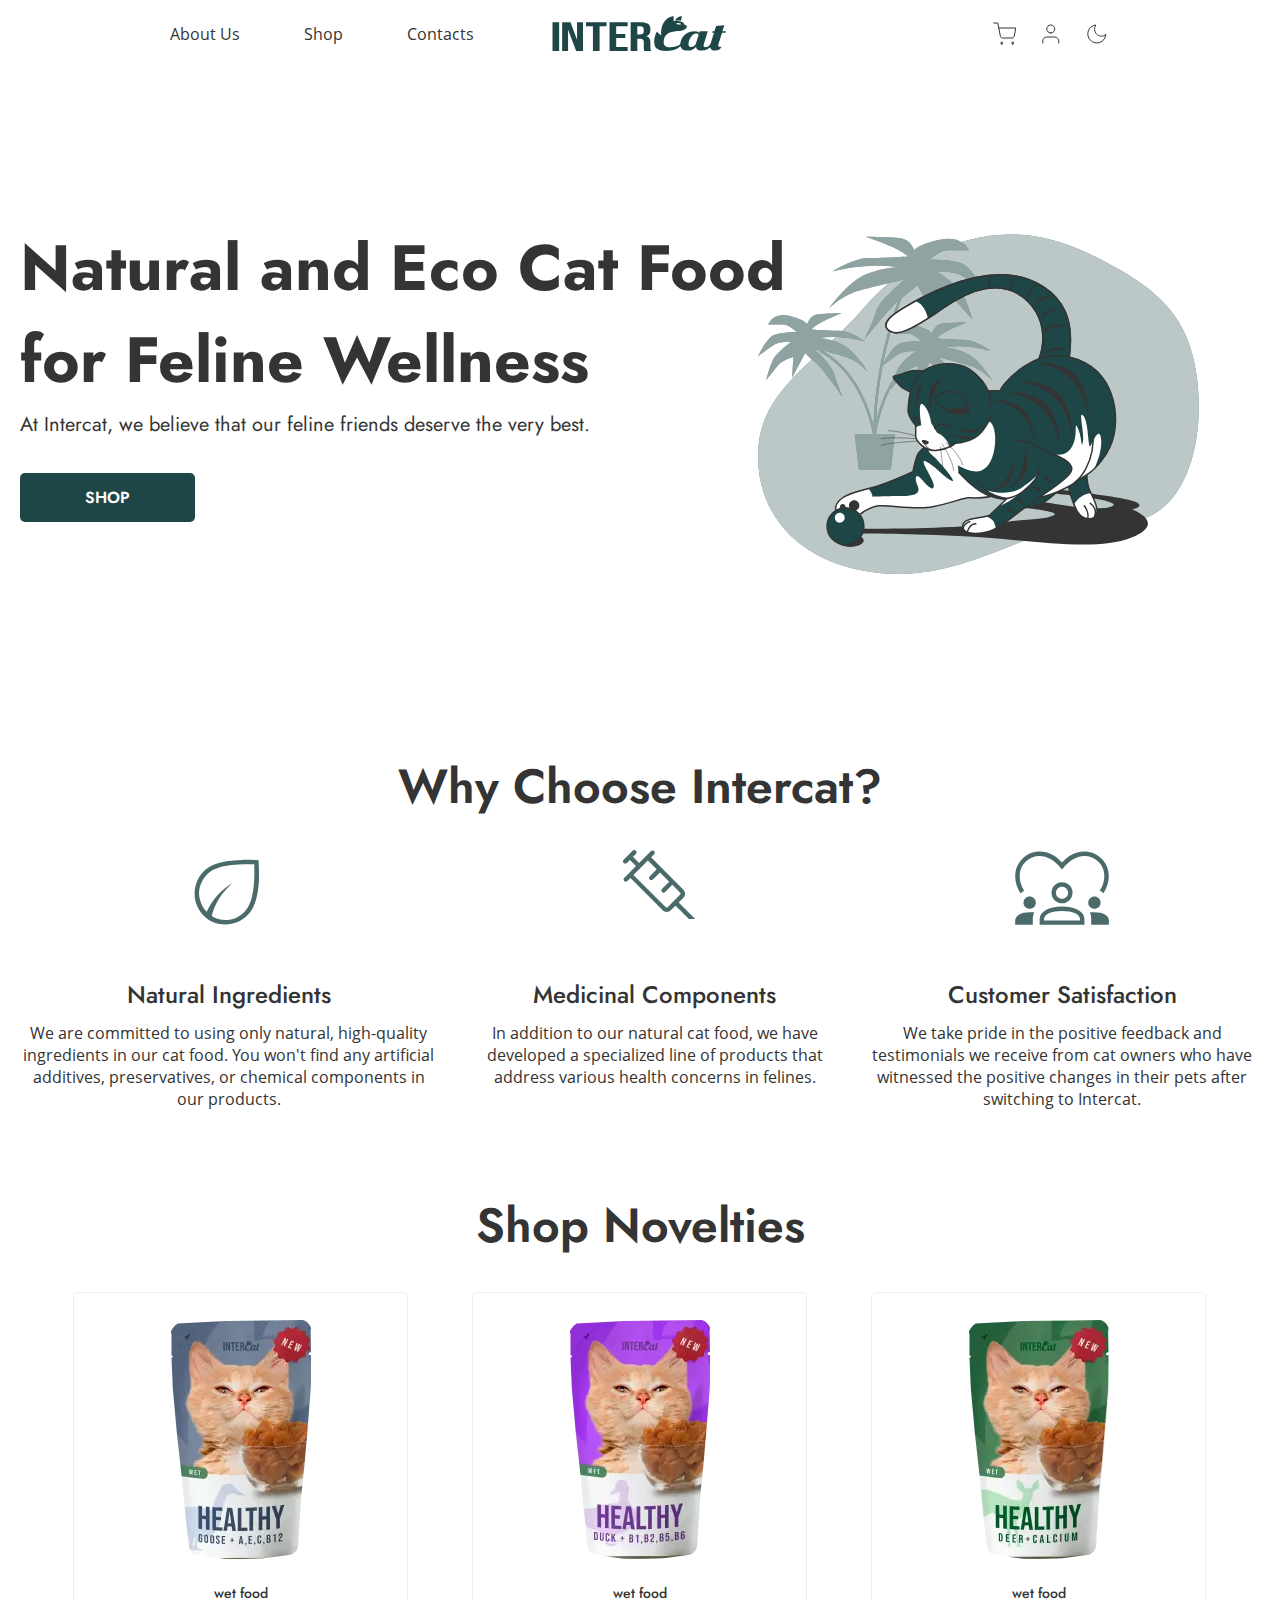
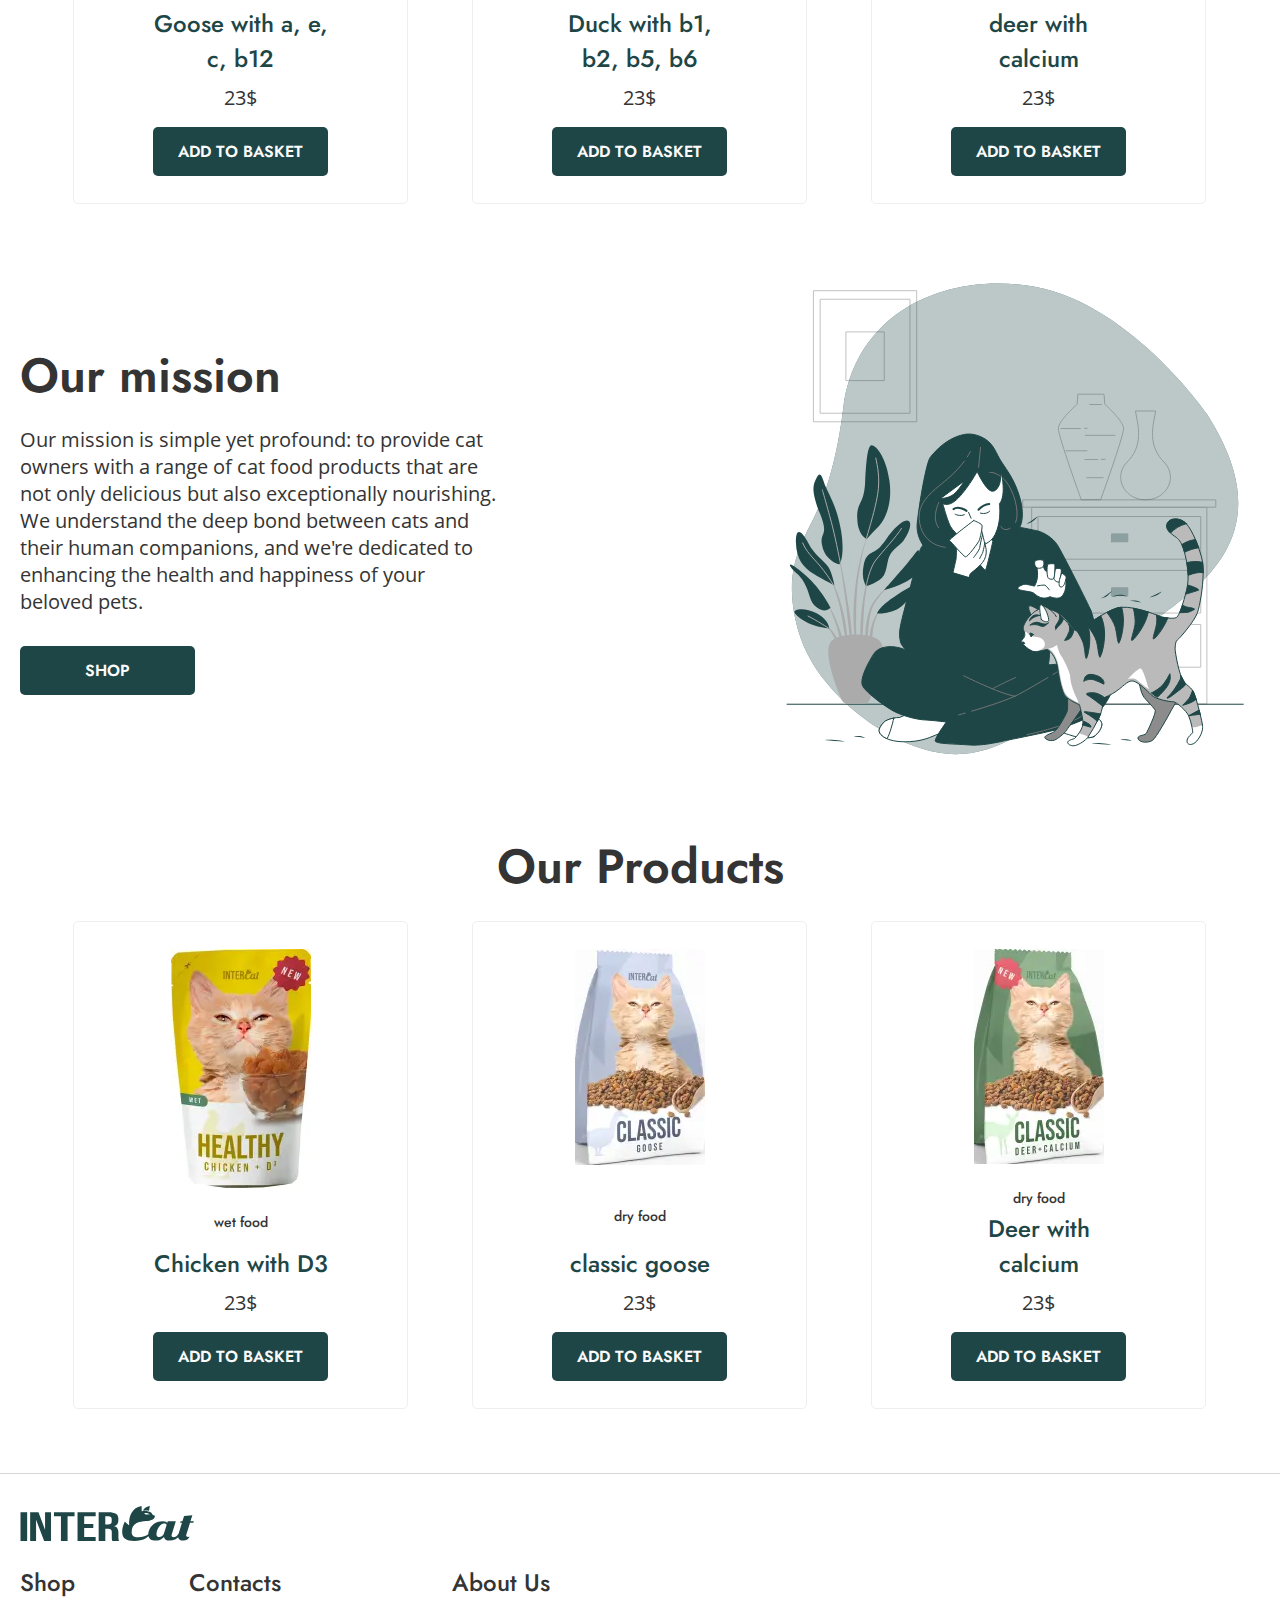
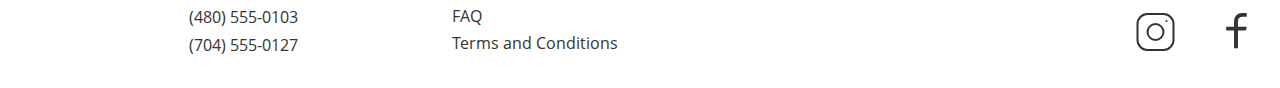
<file: intercat/index.html>
<!DOCTYPE html>
<html lang="en">

<head>
  <meta charset="UTF-8">
  <meta http-equiv="X-UA-Compatible" content="IE=edge">
  <meta name="viewport" content="width=device-width, initial-scale=1.0">
  <link rel="stylesheet" href="./css/style.css">
  <title>Intercat</title>
</head>

<body>
  <div class="wrapper">
    <header class="header header--margin" id="contacts">
      <div class="header__container">
        <div class="header__inner">
          <nav class="header__nav">
            <ul class="header__list">
              <li class="header__item">
                <a class="header__link" href="./about-us.html" target="_blank" rel="noopener noreferrer">
                  About Us
                </a>
              </li>
              <li class="header__item">
                <a class="header__link" href="./shop.html" target="_blank" rel="noopener noreferrer">
                  Shop
                </a>
              </li>
              <li class="header__item">
                <a class="header__link" href="#contacts">
                  Contacts
                </a>
                <div class="phones">
                  <ul class="phones__list">
                    <li class="phones__item">
                      <a href="tel:4805550103">
                        (480) 555-0103
                      </a>
                    </li>
                    <li class="phones__item">
                      <a href="tel:7045550127">
                        (704) 555-0127
                      </a>
                    </li>
                  </ul>
                </div>
              </li>
            </ul>
          </nav>
          <button class="burger-menu" type="button">
            <span></span>
          </button>
          <div class="logo">
            <img src="./img/header_icons/logo.svg" alt="website logo">
          </div>
          <div class="header__action action">
            <!-- Прибрали з макету 25.07 -->
            <!-- <div class="action__lang lang">
              <span class="lang__span">
                ENG
              </span>
            </div> -->
            <ul class="action__list">
              <li class="action__item">
                <a href="#" class="action__link action__link--position-before">
                  <img class="action__images" src="./img/header_icons/cart.svg" alt="icon cart">
                </a>
              </li>
              <!-- Прибрали з макету 25.07 -->
              <!-- <li class="action__item">
                <a href="#" class="action__link">
                <img class="action__images" src="./img/header_icons/favorite.svg" alt="">
              </a>
              </li> -->
              <li class="action__item">
                <a href="#" class="action__link">
                  <img class="action__images" src="./img/header_icons/user.svg" alt="icon user">
                </a>
              </li>
              <li class="action__item">
                <a href="#" class="action__link">
                  <img class="action__images" src="./img/header_icons/moon_sun.svg"
                    alt="icon for changing a light theme to a dark one">
                </a>
              </li>
            </ul>
          </div>
        </div>
      </div>
    </header>
    <main class="page">
      <section class="hero-section hero-section--margin">
        <div class="hero-section__container">
          <div class="hero-section__text">
            <h1>
              Natural and Eco Cat Food for Feline Wellness
            </h1>
            <p>
              At Intercat, we believe that our feline friends deserve the very best.
            </p>
            <a class="btn-shop" href="./shop.html" target="_blank" rel="noopener noreferrer">
              <span>
                shop
              </span>
            </a>
          </div>
          <div class="hero-section__image">
            <img src="./img/hero_image/cat.svg" alt="cat photo">
          </div>
        </div>
      </section>
      <section class="choose choose--margin">
        <div class="choose__container">
          <div class="section-title">
            <h2>
              why choose intercat?
            </h2>
          </div>
          <ul class="choose__list">
            <li class="choose__item">
              <div class="choose__image">
                <img src="./img/choose_section/eco.svg" alt="">
              </div>
              <div class="choose__text">
                <h3>
                  Natural Ingredients
                </h3>
                <p>
                  We are committed to using only natural, high-quality ingredients in our cat food. You won't find any
                  artificial additives, preservatives, or chemical components in our products.
                </p>
              </div>
            </li>
            <li class="choose__item">
              <div class="choose__image">
                <img src="./img/choose_section/syringe.svg" alt="">
              </div>
              <div class="choose__text">
                <h3>
                  Medicinal Components
                </h3>
                <p>
                  In addition to our natural cat food, we have developed a specialized line of products that address
                  various health concerns in felines.
                </p>
              </div>
            </li>
            <li class="choose__item">
              <div class="choose__image">
                <img src="./img/choose_section/diversity.svg" alt="">
              </div>
              <div class="choose__text">
                <h3>
                  Customer Satisfaction
                </h3>
                <p>
                  We take pride in the positive feedback and testimonials we receive from cat owners who have witnessed
                  the positive changes in their pets after switching to Intercat.
                </p>
              </div>
            </li>
          </ul>
        </div>
      </section>
      <section class="novelties novelties--margin">
        <div class="novelties__container">
          <div class="section-title section-title--margin">
            <h2>
              shop novelties
            </h2>
          </div>
          <div class="product-block">
            <div class="product-card">
              <div class="product-card__item">
                <div class="product-card__image">
                  <img src="./img/novetlies/wet_goose.webp" alt="">
                </div>
                <div class="product-card__text text-product-card">
                  <span>
                    wet food
                  </span>
                  <h4>
                    Goose with a, e, c, b12
                  </h4>
                </div>
                <span>
                  23$
                </span>
                <button class="btn-basket" type="button">
                  <span>
                    add to basket
                  </span>
                </button>
              </div>
              <div class="product-card__item">
                <div class="product-card__image">
                  <img src="./img/novetlies/wet_duck.webp" alt="">
                </div>
                <div class="product-card__text text-product-card">
                  <span>
                    wet food
                  </span>
                  <h4>
                    Duck with b1, b2, b5, b6
                  </h4>
                </div>
                <span>
                  23$
                </span>
                <button class="btn-basket" type="button">
                  <span>
                    add to basket
                  </span>
                </button>
              </div>
              <div class="product-card__item">
                <div class="product-card__image">
                  <img src="./img/novetlies/wet_deer.webp" alt="">
                </div>
                <div class="product-card__text text-product-card">
                  <span>
                    wet food
                  </span>
                  <h4>
                    deer with calcium
                  </h4>
                </div>
                <span>
                  23$
                </span>
                <button class="btn-basket" type="button">
                  <span>
                    add to basket
                  </span>
                </button>
              </div>
            </div>
          </div>
      </section>
      <section class="mission mission--margin">
       <div class="mission__container">
          <div class="mission__block-text">
            <div class="section-title section-title--left section-title--text-transform ">
              <h2>
                Our mission
              </h2>
            </div>
            <div class="mission__text">
              <p>
                Our mission is simple yet profound: to provide cat owners with a range of cat food products that are not only delicious but also exceptionally nourishing. We understand the deep bond between cats and their human companions, and we're dedicated to enhancing the health and happiness of your beloved pets.
              </p>
            </div>
            <a class="btn-shop" href="./shop.html" target="_blank" rel="noopener noreferrer">
              <span>
                shop
              </span>
            </a>
          </div>
          <div class="mission__image">
            <img src="./img/mission/cat_allergy.svg" alt="">
          </div>
       </div>
      </section>
      <section class="products products--margin">
        <div class="products__container">
          <div class="section-title section-title--our-products-margin">
            <h2>
              Our products
            </h2>
          </div>
          <div class="product-block">
            <div class="product-card">
              <div class="product-card__item">
                <div class="product-card__image">
                  <img src="./img/our_products/wet_chicken.webp" alt="">
                </div>
                <div class="product-card__text text-product-card">
                  <span>
                    wet food
                  </span>
                  <h4>
                    Chicken with D3
                  </h4>
                </div>
                <span>
                  23$
                </span>
                <button class="btn-basket" type="button">
                  <span>
                    add to basket
                  </span>
                </button>
              </div>
              <div class="product-card__item">
                <div class="product-card__image product-card__image--size">
                  <img src="./img/our_products/goose.webp" alt="">
                </div>
                <div class="product-card__text text-product-card">
                  <span>
                    dry food
                  </span>
                  <h4>
                    classic goose
                  </h4>
                </div>
                <span>
                  23$
                </span>
                <button class="btn-basket" type="button">
                  <span>
                    add to basket
                  </span>
                </button>
              </div>
              <div class="product-card__item">
                <div class="product-card__image product-card__image--size">
                  <img src="./img/our_products/deer.webp" alt="">
                </div>
                <div class="product-card__text text-product-card">
                  <span>
                    dry food
                  </span>
                  <h4>
                    Deer with calcium
                  </h4>
                </div>
                <span>
                  23$
                </span>
                <button class="btn-basket" type="button">
                  <span>
                    add to basket
                  </span>
                </button>
              </div>
            </div>
          </div>
        </div>
      </section>
    </main>
    <footer class="footer">
      <div class="footer__container">
        <div class="logo logo--margin ">
          <a class="logo__img" href="#top">
            <img src="./img/header_icons/logo.svg" alt="website logo">
          </a>
        </div>
        <div class="footer__wrapper">
          <div class="footer__menu menu-footer">
            <div class="menu-footer__shop">
              <h4>
                <a href="./shop.html" target="_blank" rel="noopener noreferrer">
                  <span>
                    Shop
                  </span>
                </a>
              </h4>
            </div>
            <div class="menu-footer__contacts">
              <h4>
                Contacts
              </h4>
              <a href="tel:4805550103">
                (480) 555-0103
              </a>
              <a href="tel:7045550127">
                (704) 555-0127
              </a>
            </div>
            <div class="menu-footer__about-us">
              <h4>
                About Us
              </h4>
              <span>
                FAQ
              </span>
              <span>
                Terms and Conditions
              </span>
            </div>
          </div>
          <div class="footer-action">
            <a class="footer-action__instagram" href="#" target="_blank">
              <img src="./img/footer/instagram.svg" alt="instagram icon">
            </a>
            <a class="footer-action__facebook" href="#" target="_blank">
              <img src="./img/footer/facebook.svg" alt="facebook icon">
            </a>
          </div>
        </div>
      </div>
    </footer>
  </div>
  <script src="./js/script.js"></script>
</body>

</html>
</file>
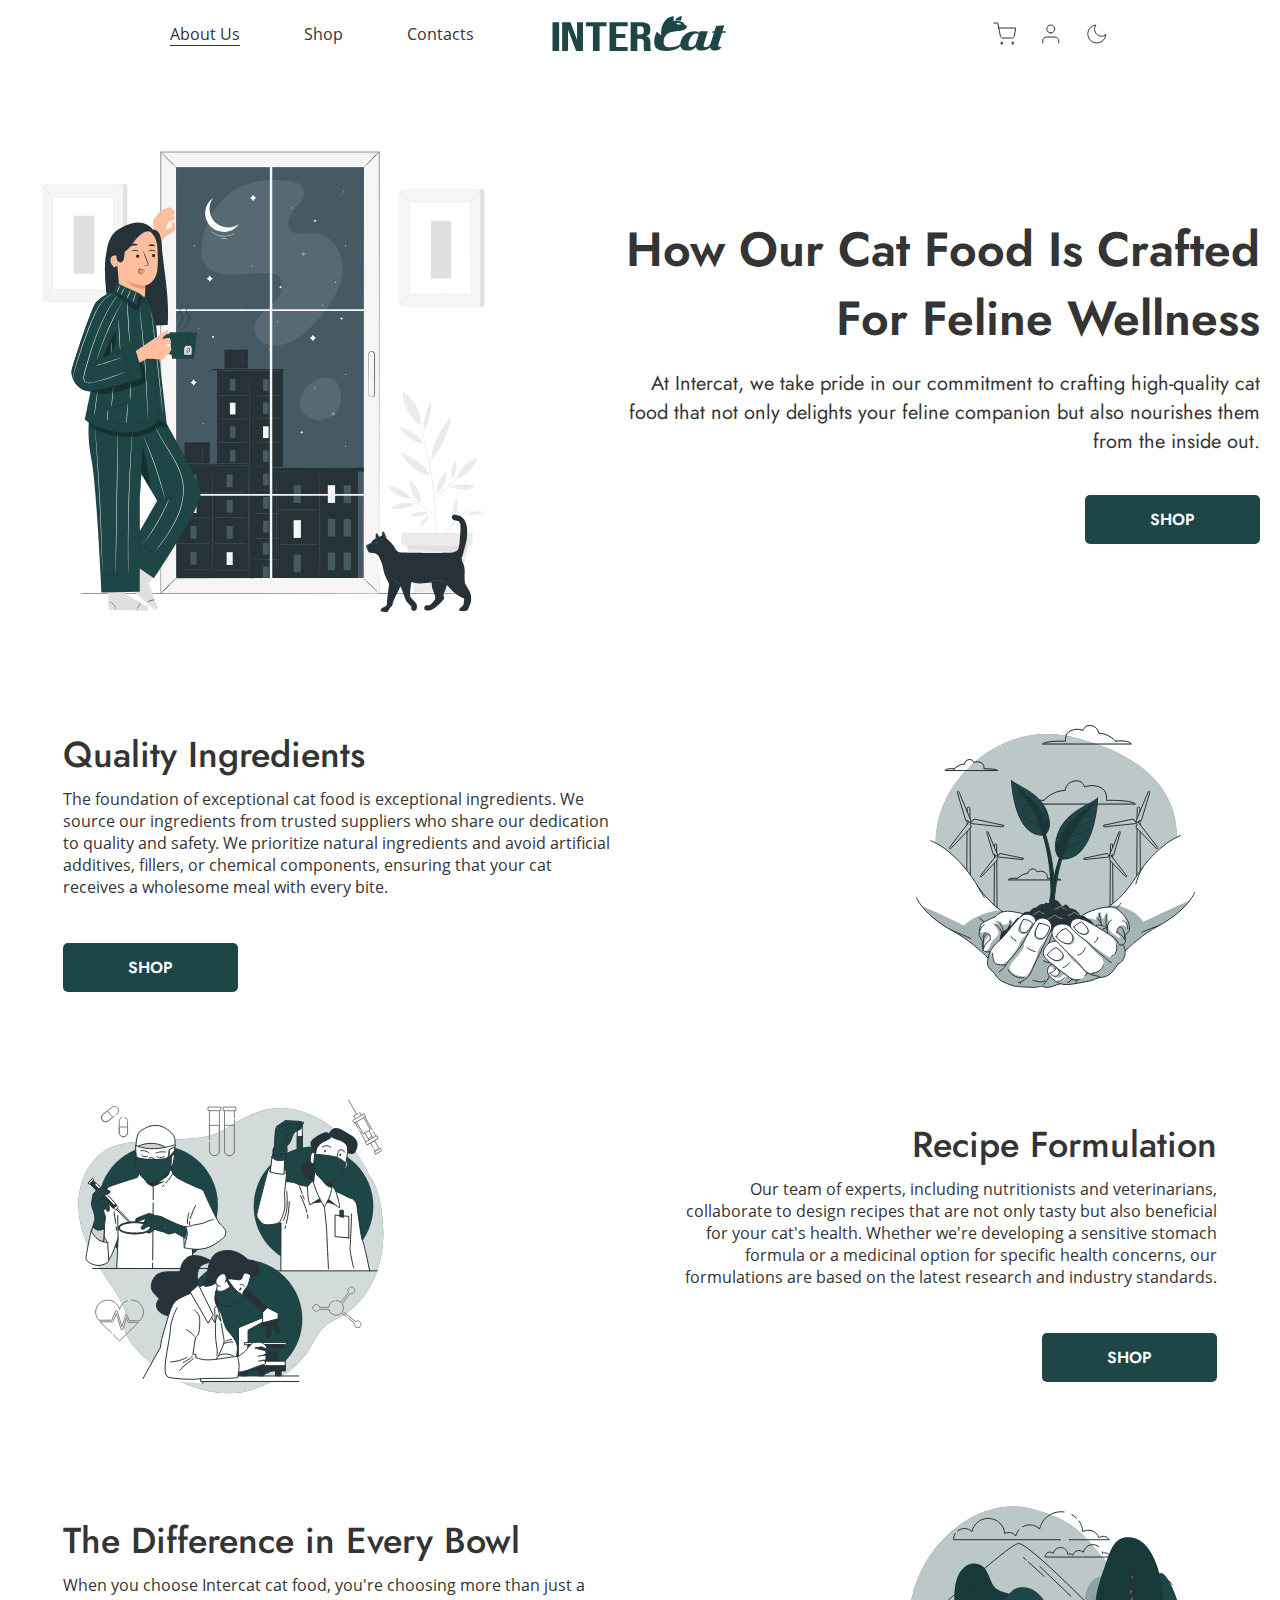
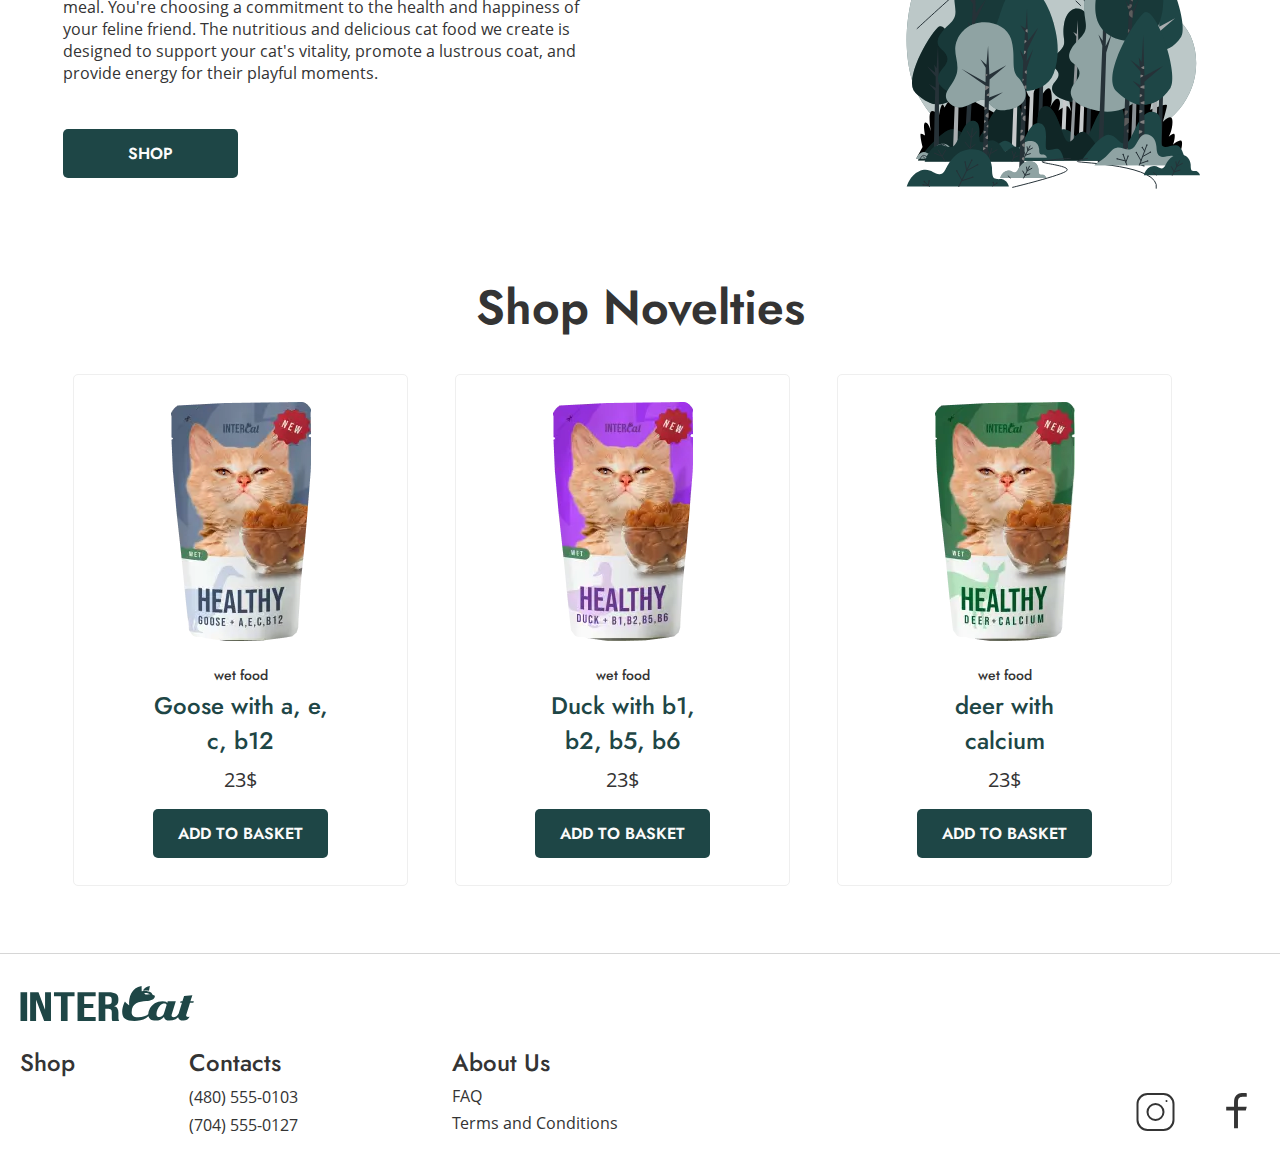
<file: intercat/about-us.html>
<!DOCTYPE html>
<html lang="en">

<head>
  <meta charset="UTF-8">
  <meta http-equiv="X-UA-Compatible" content="IE=edge">
  <meta name="viewport" content="width=device-width, initial-scale=1.0">
  <link rel="stylesheet" href="./css/style.css">
  <title>About Us</title>
</head>

<body>
  <div class="wrapper">
    <header class="header header--margin-about-us">
      <div class="header__container">
        <div class="header__inner">
          <nav class="header__nav">
            <ul class="header__list">
              <li class="header__item">
                <a class="header__link header__link--active" href="./about-us.html" target="_blank" rel="noopener noreferrer">
                  About Us
                </a>
              </li>
              <li class="header__item">
                <a class="header__link" href="./shop.html" target="_blank" rel="noopener noreferrer">
                  Shop
                </a>
              </li>
              <li class="header__item">
                <a class="header__link" href="#">
                  Contacts
                </a>
                <div class="phones">
                  <ul class="phones__list">
                    <li class="phones__item">
                      <a href="tel:4805550103">
                        (480) 555-0103
                      </a>
                    </li>
                    <li class="phones__item">
                      <a href="tel:7045550127">
                        (704) 555-0127
                      </a>
                    </li>
                  </ul>
                </div>
              </li>
            </ul>
          </nav>
          <button class="burger-menu" type="button">
            <span></span>
          </button>
          <div class="logo">
            <img src="./img/header_icons/logo.svg" alt="website logo">
          </div>
          <div class="header__action action">
            <!-- Прибрали з макету 25.07 -->
            <!-- <div class="action__lang lang">
              <span class="lang__span">
                ENG
              </span>
            </div> -->
            <ul class="action__list">
              <li class="action__item">
                <a href="#" class="action__link action__link--position-before">
                  <img class="action__images" src="./img/header_icons/cart.svg" alt="icon cart">
                </a>
              </li>
              <!-- Прибрали з макету 25.07 -->
              <!-- <li class="action__item">
                <a href="#" class="action__link">
                <img class="action__images" src="./img/header_icons/favorite.svg" alt="">
              </a>
              </li> -->
              <li class="action__item">
                <a href="#" class="action__link">
                  <img class="action__images" src="./img/header_icons/user.svg" alt="icon user">
                </a>
              </li>
              <li class="action__item">
                <a href="#" class="action__link">
                  <img class="action__images" src="./img/header_icons/moon_sun.svg"
                    alt="icon for changing a light theme to a dark one">
                </a>
              </li>
            </ul>
          </div>
        </div>
      </div>
    </header>
    <main class="page">
      <section class="hero-screen hero-screen--margin-about-us">
        <div class="hero-screen__container">
          <div class="hero-screen__image">
            <img src="./img/about_us/hero_screen/window_pana.svg"
              alt="an image of a girl in pajamas with a cup in her hand near the window and a cat on the floor">
          </div>
          <div class="hero-screen__text-block text-block">
            <div class="section-title section-title--align-right">
              <h2>
                How Our Cat Food is Crafted for Feline Wellness
              </h2>
            </div>
            <div class="text-block__paragraf">
              <p>
                At Intercat, we take pride in our commitment to crafting high-quality cat food that not only delights
                your feline companion but also nourishes them from the inside out.
              </p>
            </div>
            <a class="btn-shop" href="./shop.html" target="_blank" rel="noopener noreferrer">
              <span>
                shop
              </span>
            </a>
          </div>
        </div>
      </section>
      <section class="about-product about-product--margin-about-us">
        <div class="about-product__container">
          <div class="about-product__list">
            <div class="ingredients">
                <div class="ingredients__text-block text-block-ingredients">
                  <div class="text-block-ingredients__title">
                    <h3>
                      Quality Ingredients
                    </h3>
                  </div>
                  <div class="text-block-ingredients__paragraf">
                    <p>
                      The foundation of exceptional cat food is exceptional ingredients. We source our ingredients from
                      trusted suppliers who share our dedication to quality and safety. We prioritize natural ingredients
                      and avoid artificial additives, fillers, or chemical components, ensuring that your cat receives a
                      wholesome meal with every bite.
                    </p>
                  </div>
                  <a class="btn-shop" href="./shop.html" target="_blank" rel="noopener noreferrer">
                    <span>
                      shop
                    </span>
                  </a>
                </div>
                <div class="ingredients__image">
                  <img src="./img/about_us/second_section/environment.svg"
                    alt="the image of the palms with the earth in which the plant grows">
                </div>
            </div>
            <div class="recipe">
                <div class="recipe__image">
                  <img src="./img/about_us/second_section/recire.svg" alt="the image of people in the laboratory">
                </div>
                <div class="recipe__text-block text-block-recipe">
                  <div class="text-block-recipe__title">
                    <h3>
                      Recipe Formulation
                    </h3>
                  </div>
                  <div class="text-block-recipe__paragraf">
                    <p>
                      Our team of experts, including nutritionists and veterinarians, collaborate to design recipes that
                      are not only tasty but also beneficial for your cat's health. Whether we're developing a sensitive
                      stomach formula or a medicinal option for specific health concerns, our formulations are based on
                      the latest research and industry standards.
                    </p>
                  </div>
                  <a class="btn-shop" href="./shop.html" target="_blank" rel="noopener noreferrer">
                    <span>
                      shop
                    </span>
                  </a>
                </div>
            </div>
            <div class="difference">
                <div class="difference__text-block text-block-difference">
                  <div class="text-block-difference__title">
                    <h3>
                      The Difference in Every Bowl
                    </h3>
                  </div>
                  <div class="text-block-difference__paragraf">
                    <p>
                      When you choose Intercat cat food, you're choosing more than just a meal. You're choosing a
                      commitment to the health and happiness of your feline friend. The nutritious and delicious cat food
                      we create is designed to support your cat's vitality, promote a lustrous coat, and provide energy
                      for their playful moments.
                    </p>
                  </div>
                  <a class="btn-shop" href="./shop.html" target="_blank" rel="noopener noreferrer">
                    <span>
                      shop
                    </span>
                  </a>
                </div>
                <div class="difference__image">
                  <img src="./img/about_us/second_section/forest.svg" alt="the image of the forest">
                </div>
            </div>
          </div>
        </div>
      </section>
      <section class="novelties novelties--margin-about-us">
        <div class="novelties__container">
          <div class="section-title novelties--title section-title--align">
            <h2>
              shop novelties
            </h2>
          </div>
          <div class="product-block product-block--padding">
            <div class="product-card product-card--column-gap">
              <div class="product-card__item">
                <div class="product-card__image">
                  <img src="./img/novetlies/wet_goose.webp" alt="">
                </div>
                <div class="product-card__text text-product-card">
                  <span>
                    wet food
                  </span>
                  <h4>
                    Goose with a, e, c, b12
                  </h4>
                </div>
                <span>
                  23$
                </span>
                <button class="btn-basket" type="button">
                  <span>
                    add to basket
                  </span>
                </button>
              </div>
              <div class="product-card__item">
                <div class="product-card__image">
                  <img src="./img/novetlies/wet_duck.webp" alt="">
                </div>
                <div class="product-card__text text-product-card">
                  <span>
                    wet food
                  </span>
                  <h4>
                    Duck with b1, b2, b5, b6
                  </h4>
                </div>
                <span>
                  23$
                </span>
                <button class="btn-basket" type="button">
                  <span>
                    add to basket
                  </span>
                </button>
              </div>
              <div class="product-card__item">
                <div class="product-card__image">
                  <img src="./img/novetlies/wet_deer.webp" alt="">
                </div>
                <div class="product-card__text text-product-card">
                  <span>
                    wet food
                  </span>
                  <h4>
                    deer with calcium
                  </h4>
                </div>
                <span>
                  23$
                </span>
                <button class="btn-basket" type="button">
                  <span>
                    add to basket
                  </span>
                </button>
              </div>
            </div>
          </div>
      </section>
    </main>
    <footer class="footer">
      <div class="footer__container">
        <div class="logo logo--margin ">
          <a class="logo__img" href="./index.html">
            <img src="./img/header_icons/logo.svg" alt="website logo">
          </a>
        </div>
        <div class="footer__wrapper">
          <div class="footer__menu menu-footer">
            <div class="menu-footer__shop">
              <h4>
                <a href="./shop.html" target="_blank" rel="noopener noreferrer">
                  <span>
                    Shop
                  </span>
                </a>
              </h4>
            </div>
            <div class="menu-footer__contacts">
              <h4>
                Contacts
              </h4>
              <a href="tel:4805550103">
                (480) 555-0103
              </a>
              <a href="tel:7045550127">
                (704) 555-0127
              </a>
            </div>
            <div class="menu-footer__about-us">
              <h4>
                About Us
              </h4>
              <span>
                FAQ
              </span>
              <span>
                Terms and Conditions
              </span>
            </div>
          </div>
          <div class="footer-action">
            <a class="footer-action__instagram" href="#" target="_blank">
              <img src="./img/footer/instagram.svg" alt="instagram icon">
            </a>
            <a class="footer-action__facebook" href="#" target="_blank">
              <img src="./img/footer/facebook.svg" alt="facebook icon">
            </a>
          </div>
        </div>
      </div>
    </footer>
  </div>
  <script src="./js/script.js"></script>
</body>

</html>
</file>
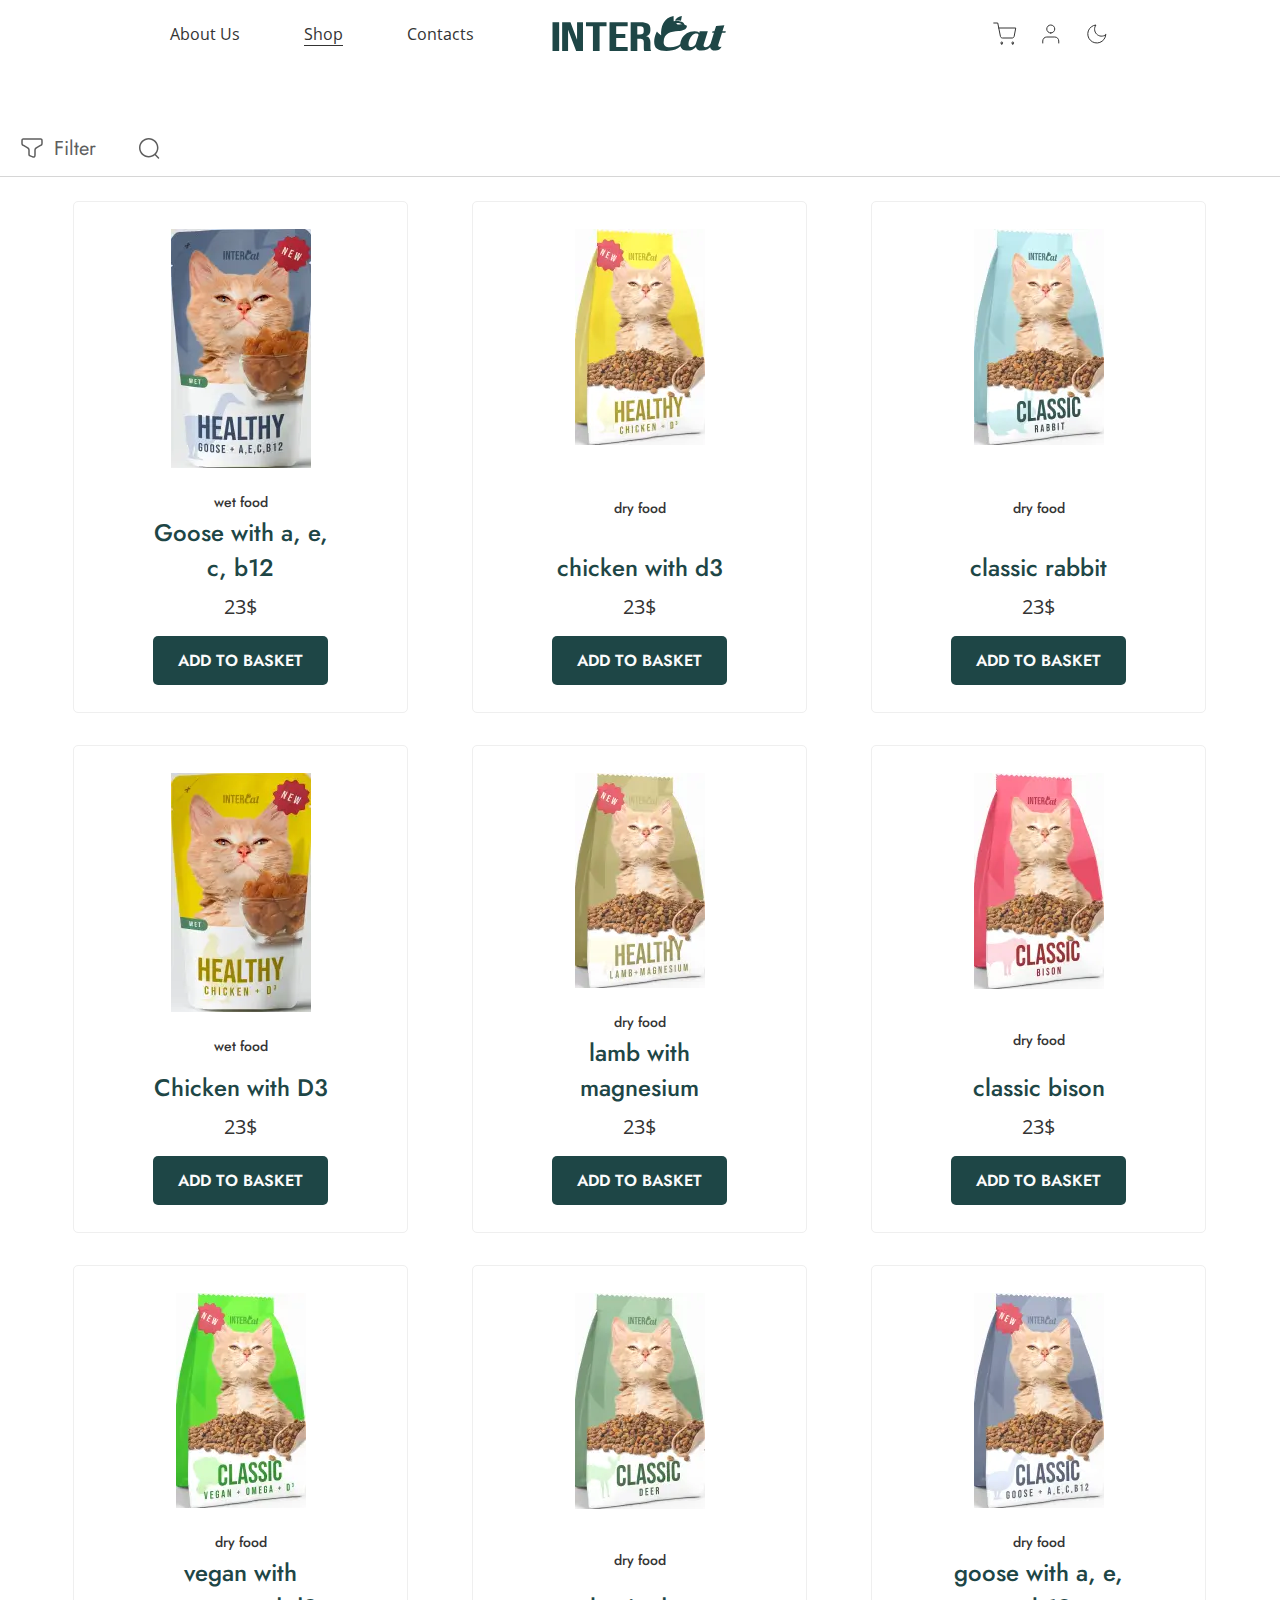
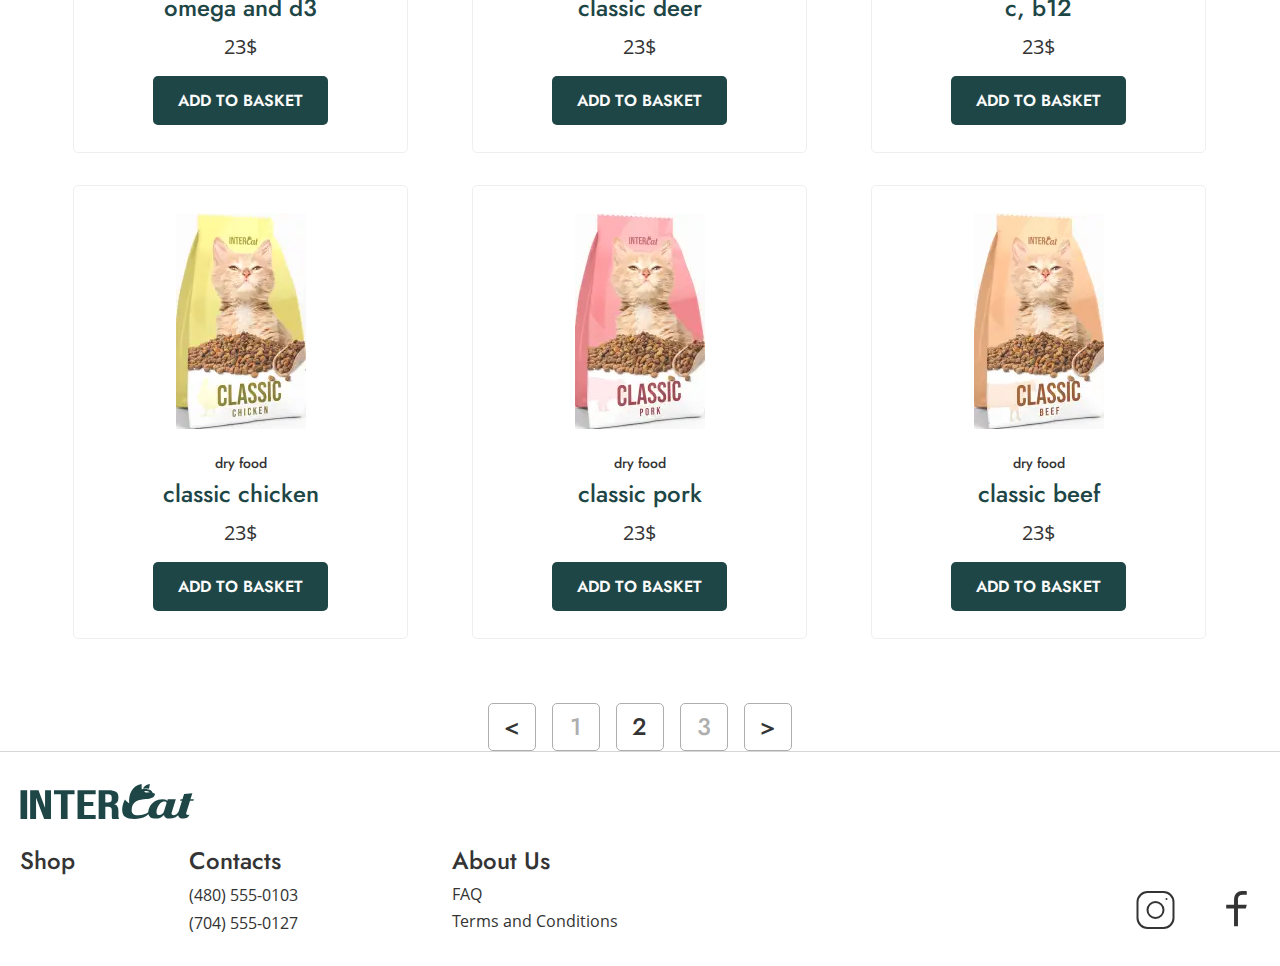
<file: intercat/shop-2.html>
<!DOCTYPE html>
<html lang="en">

<head>
	<meta charset="UTF-8">
	<meta http-equiv="X-UA-Compatible" content="IE=edge">
	<meta name="viewport" content="width=device-width, initial-scale=1.0">
	<link rel="stylesheet" href="./css/style.css">
	<title>Catalog</title>
</head>

<body>
	<div class="wrapper">
		<header class="header header--margin">
			<div class="header__container">
				<div class="header__inner">
					<nav class="header__nav">
						<ul class="header__list">
							<li class="header__item">
								<a class="header__link" href="./about-us.html" target="_blank" rel="noopener noreferrer">
									About Us
								</a>
							</li>
							<li class="header__item">
								<a class="header__link header__link--active " href="#">
									Shop
								</a>
							</li>
							<li class="header__item">
								<a class="header__link" href="#">
									Contacts
								</a>
								<div class="phones">
									<ul class="phones__list">
										<li class="phones__item">
											<a href="tel:4805550103">
												(480) 555-0103
											</a>
										</li>
										<li class="phones__item">
											<a href="tel:7045550127">
												(704) 555-0127
											</a>
										</li>
									</ul>
								</div>
							</li>
						</ul>
					</nav>
					<button class="burger-menu" type="button">
						<span></span>
					</button>
					<div class="logo">
						<a class="logo__img" href="./index.html">
							<img src="./img/header_icons/logo.svg" alt="website logo">
						</a>
					</div>
					<div class="header__action action">
						<!-- Прибрали з макету 25.07 -->
						<!-- <div class="action__lang lang">
              <span class="lang__span">
                ENG
              </span>
            </div> -->
						<ul class="action__list">
							<li class="action__item">
								<a href="#" class="action__link" rel="noopener noreferrer">
									<img class="action__images" src="./img/header_icons/cart.svg" alt="icon cart">
								</a>
							</li>
							<!-- Прибрали з макету 25.07 -->
							<!-- <li class="action__item">
                <a href="#" class="action__link">
                <img class="action__images" src="./img/header_icons/favorite.svg" alt="">
              </a>
              </li> -->
							<li class="action__item">
								<a href="#" class="action__link" rel="noopener noreferrer">
									<img class="action__images" src="./img/header_icons/user.svg" alt="icon user">
								</a>
							</li>
							<li class="action__item">
								<a href="#" class="action__link" rel="noopener noreferrer">
									<img class="action__images" src="./img/header_icons/moon_sun.svg"
										alt="icon for changing a light theme to a dark one">
								</a>
							</li>
						</ul>
					</div>
				</div>
			</div>
		</header>
		<main class="page">
			<section class="filter-search">
				<div class="filter-search__container">
					<div class="filter-search__block">
						<span>
							Filter
						</span>
					</div>
					<form class="filter-search__form form-filter-search" action="#">
						<input class="form-filter-search__input" type="search" placeholder="product search">
						<button class="form-filter-search__button" type="button">
							<span class="sr-only">
								search
							</span>
						</button>
					</form>
				</div>
			</section>
			<section class="products-cards products-cards--margin">
				<div class="products-cards__container">
					<div class="product-block">
						<div class="product-card">
							<div class="product-card__item">
								<div class="product-card__image">
									<img src="./img/shop/wet_goose.webp" alt="wet-goose">
								</div>
								<div class="product-card__text text-product-card">
									<span>
										wet food
									</span>
									<h4>
										Goose with a, e, c, b12
									</h4>
								</div>
								<span>
									23$
								</span>
								<button class="btn-basket" type="button">
									<span>
										add to basket
									</span>
								</button>
							</div>
							<div class="product-card__item">
								<div class="product-card__image product-card__image--size">
									<img src="./img/shop/healthy_chicken.webp" alt="healthy-chicken">
								</div>
								<div class="product-card__text text-product-card">
									<span>
										dry food
									</span>
									<h4>
										chicken with d3
									</h4>
								</div>
								<span>
									23$
								</span>
								<button class="btn-basket" type="button">
									<span>
										add to basket
									</span>
								</button>
							</div>
							<div class="product-card__item">
								<div class="product-card__image product-card__image--size">
									<img src="./img/shop/rabbit.webp" alt="rabbit">
								</div>
								<div class="product-card__text text-product-card">
									<span>
										dry food
									</span>
									<h4>
										classic rabbit
									</h4>
								</div>
								<span>
									23$
								</span>
								<button class="btn-basket" type="button">
									<span>
										add to basket
									</span>
								</button>
							</div>
							<div class="product-card__item">
								<div class="product-card__image">
									<img src="./img/shop/wet_chicken.webp" alt="wet-chicken">
								</div>
								<div class="product-card__text text-product-card">
									<span>
										wet food
									</span>
									<h4>
										Chicken with D3
									</h4>
								</div>
								<span>
									23$
								</span>
								<button class="btn-basket" type="button">
									<span>
										add to basket
									</span>
								</button>
							</div>
							<div class="product-card__item">
								<div class="product-card__image product-card__image--size">
									<img src="./img/shop/healthy_lamb.webp" alt="healthy-lamb">
								</div>
								<div class="product-card__text text-product-card">
									<span>
										dry food
									</span>
									<h4>
										lamb with magnesium
									</h4>
								</div>
								<span>
									23$
								</span>
								<button class="btn-basket" type="button">
									<span>
										add to basket
									</span>
								</button>
							</div>
							<div class="product-card__item">
								<div class="product-card__image product-card__image--size">
									<img src="./img/shop/bison.webp" alt="bison">
								</div>
								<div class="product-card__text text-product-card">
									<span>
										dry food
									</span>
									<h4>
										classic bison
									</h4>
								</div>
								<span>
									23$
								</span>
								<button class="btn-basket" type="button">
									<span>
										add to basket
									</span>
								</button>
							</div>
							<div class="product-card__item">
								<div class="product-card__image product-card__image--size">
									<img src="./img/shop/healthy_vegan.webp" alt="healthy-vegan">
								</div>
								<div class="product-card__text text-product-card">
									<span>
										dry food
									</span>
									<h4>
										vegan with omega and d3
									</h4>
								</div>
								<span>
									23$
								</span>
								<button class="btn-basket" type="button">
									<span>
										add to basket
									</span>
								</button>
							</div>
							<div class="product-card__item">
								<div class="product-card__image product-card__image--size">
									<img src="./img/shop/deer.webp" alt="deer">
								</div>
								<div class="product-card__text text-product-card">
									<span>
										dry food
									</span>
									<h4>
										classic deer
									</h4>
								</div>
								<span>
									23$
								</span>
								<button class="btn-basket" type="button">
									<span>
										add to basket
									</span>
								</button>
							</div>
							<div class="product-card__item">
								<div class="product-card__image product-card__image--size">
									<img src="./img/shop/healthy_goose.webp" alt="healthy-goose">
								</div>
								<div class="product-card__text text-product-card">
									<span>
										dry food
									</span>
									<h4>
										goose with a, e, c, b12
									</h4>
								</div>
								<span>
									23$
								</span>
								<button class="btn-basket" type="button">
									<span>
										add to basket
									</span>
								</button>
							</div>
							<div class="product-card__item">
								<div class="product-card__image product-card__image--size">
									<img src="./img/shop/chicken.webp" alt="chicken">
								</div>
								<div class="product-card__text text-product-card">
									<span>
										dry food
									</span>
									<h4>
										classic chicken
									</h4>
								</div>
								<span>
									23$
								</span>
								<button class="btn-basket" type="button">
									<span>
										add to basket
									</span>
								</button>
							</div>
							<div class="product-card__item">
								<div class="product-card__image product-card__image--size">
									<img src="./img/shop/pork.webp" alt="pork">
								</div>
								<div class="product-card__text text-product-card">
									<span>
										dry food
									</span>
									<h4>
										classic pork
									</h4>
								</div>
								<span>
									23$
								</span>
								<button class="btn-basket" type="button">
									<span>
										add to basket
									</span>
								</button>
							</div>
							<div class="product-card__item">
								<div class="product-card__image product-card__image--size">
									<img src="./img/shop/beef.webp" alt="beef">
								</div>
								<div class="product-card__text text-product-card">
									<span>
										dry food
									</span>
									<h4>
										classic beef
									</h4>
								</div>
								<span>
									23$
								</span>
								<button class="btn-basket" type="button">
									<span>
										add to basket
									</span>
								</button>
							</div>
						</div>
					</div>
				</div>
			</section>
			<section class="pagination">
				<div class="pagination__container">
					<a href="shop.html" class="pagination__link pagination__link--active">
						< </a>
							<a href="shop.html" class="pagination__link">
								1
							</a>
							<a href="shop-2.html" class="pagination__link pagination__link--active">
								2
							</a>
							<a href="shop-3.html" class="pagination__link">
								3
							</a>
							<a href="shop-3.html" class="pagination__link pagination__link--active">
								>
							</a>
				</div>
			</section>
		</main>
		<footer class="footer">
			<div class="footer__container">
				<div class="logo logo--margin ">
					<a class="logo__img" href="./index.html">
						<img src="./img/header_icons/logo.svg" alt="website logo">
					</a>
				</div>
				<div class="footer__wrapper">
					<div class="footer__menu menu-footer">
						<div class="menu-footer__shop">
							<h4>
								Shop
							</h4>
						</div>
						<div class="menu-footer__contacts">
							<h4>
								Contacts
							</h4>
							<a href="tel:4805550103">
								(480) 555-0103
							</a>
							<a href="tel:7045550127">
								(704) 555-0127
							</a>
						</div>
						<div class="menu-footer__about-us">
							<h4>
								<a href="./about-us.html" target="_blank" rel="noopener noreferrer">
									<span>
										About Us
									</span>
								</a>
							</h4>
							<span>
								FAQ
							</span>
							<span>
								Terms and Conditions
							</span>
						</div>
					</div>
					<div class="footer-action">
						<a class="footer-action__instagram" href="#" target="_blank">
							<img src="./img/footer/instagram.svg" alt="instagram icon">
						</a>
						<a class="footer-action__facebook" href="#" target="_blank">
							<img src="./img/footer/facebook.svg" alt="facebook icon">
						</a>
					</div>
				</div>
			</div>
		</footer>
	</div>
	<script src="./js/script.js"></script>
</body>

</html>
</file>
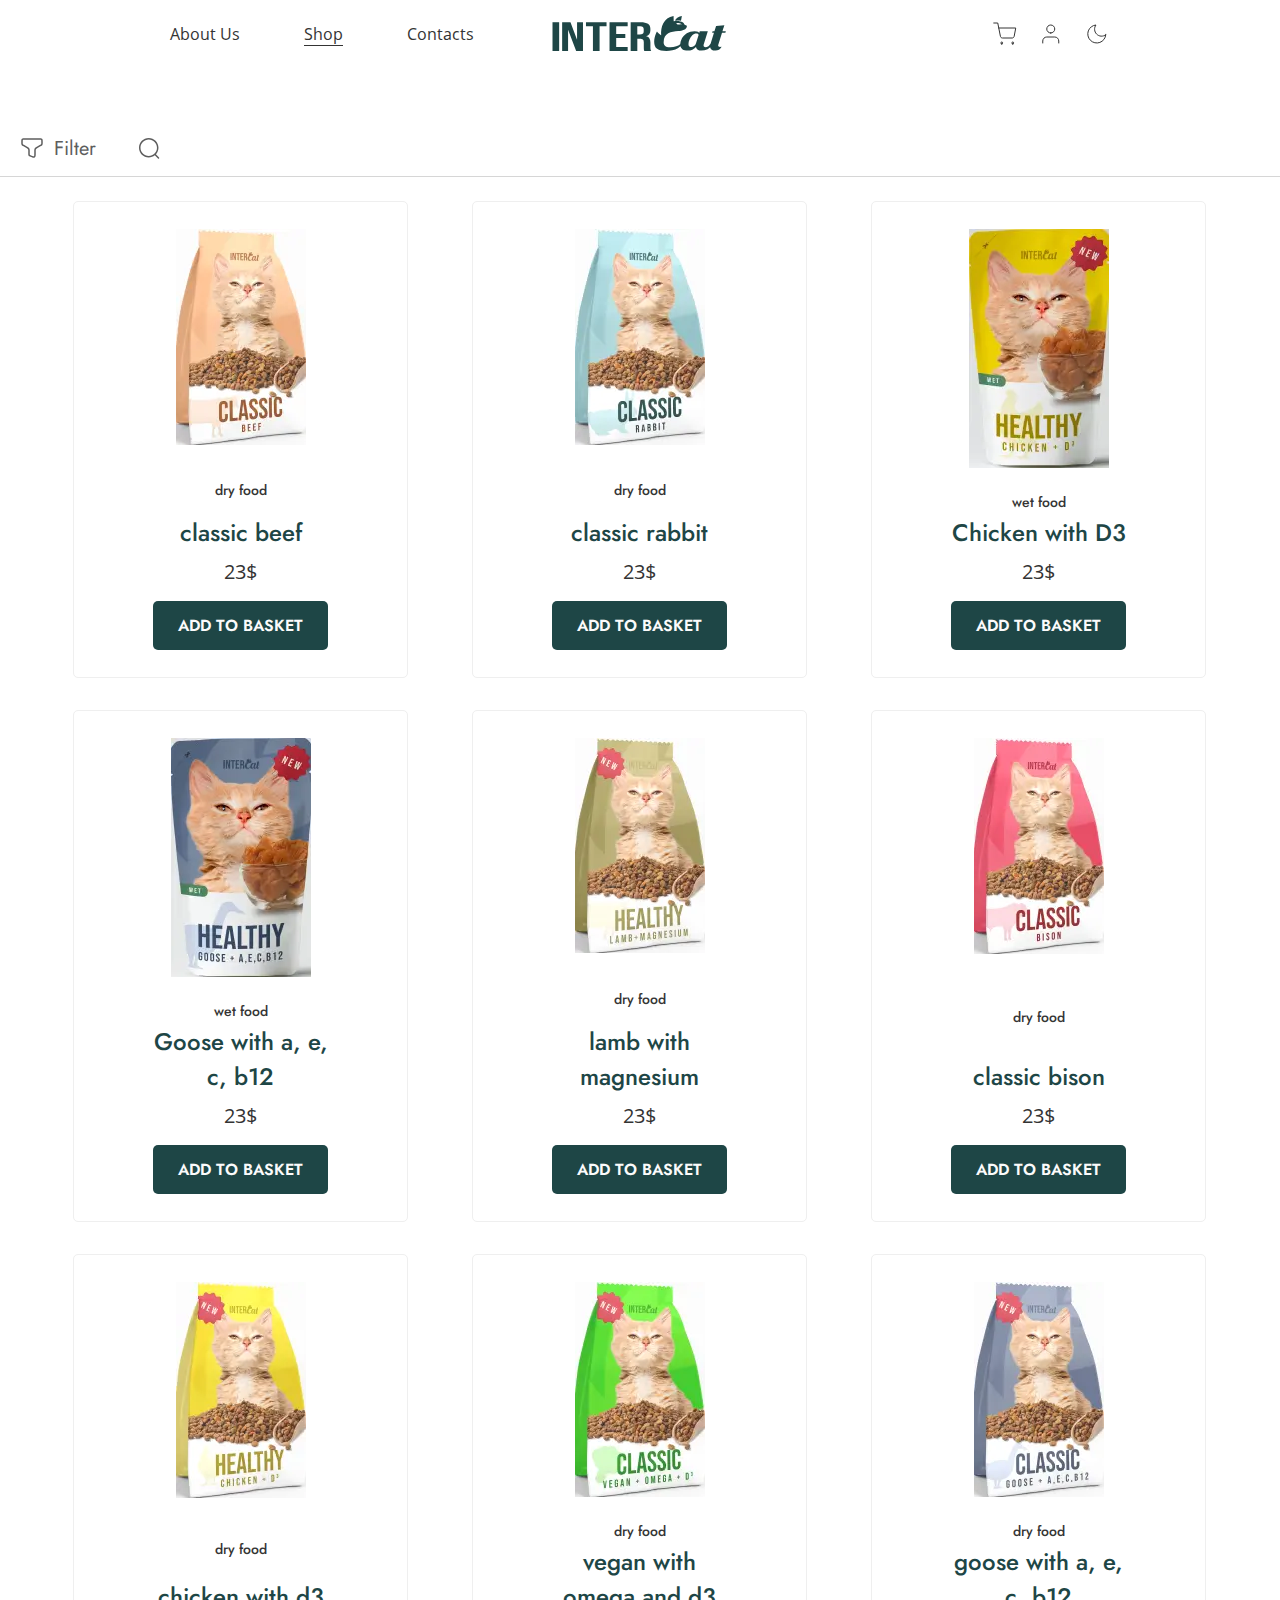
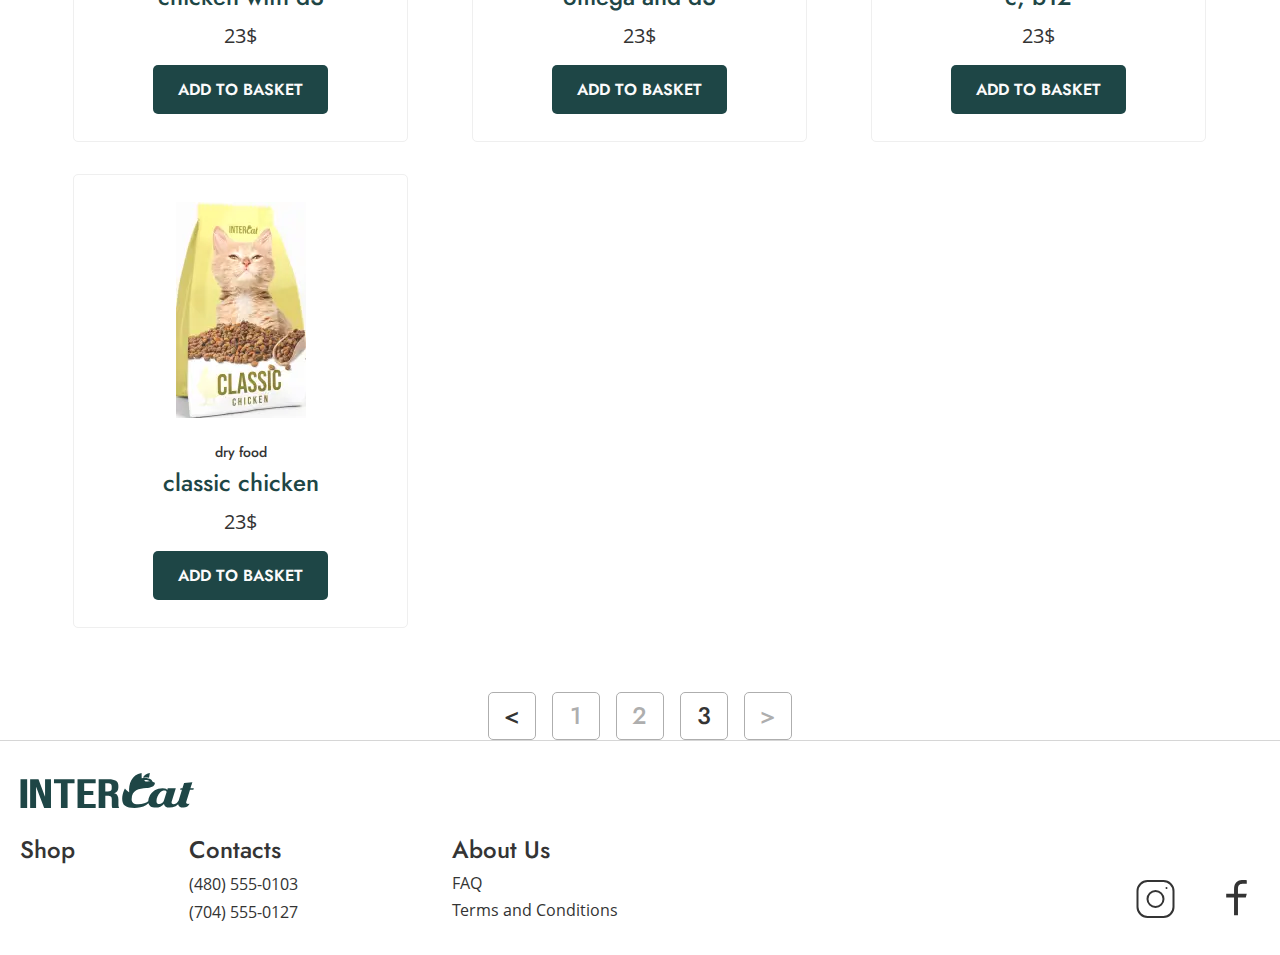
<file: intercat/shop-3.html>
<!DOCTYPE html>
<html lang="en">

<head>
	<meta charset="UTF-8">
	<meta http-equiv="X-UA-Compatible" content="IE=edge">
	<meta name="viewport" content="width=device-width, initial-scale=1.0">
	<link rel="stylesheet" href="./css/style.css">
	<title>Catalog</title>
</head>

<body>
	<div class="wrapper">
		<header class="header header--margin">
			<div class="header__container">
				<div class="header__inner">
					<nav class="header__nav">
						<ul class="header__list">
							<li class="header__item">
								<a class="header__link" href="./about-us.html" target="_blank" rel="noopener noreferrer">
									About Us
								</a>
							</li>
							<li class="header__item">
								<a class="header__link header__link--active " href="#">
									Shop
								</a>
							</li>
							<li class="header__item">
								<a class="header__link" href="#">
									Contacts
								</a>
								<div class="phones">
									<ul class="phones__list">
										<li class="phones__item">
											<a href="tel:4805550103">
												(480) 555-0103
											</a>
										</li>
										<li class="phones__item">
											<a href="tel:7045550127">
												(704) 555-0127
											</a>
										</li>
									</ul>
								</div>
							</li>
						</ul>
					</nav>
					<button class="burger-menu" type="button">
						<span></span>
					</button>
					<div class="logo">
						<a class="logo__img" href="./index.html">
							<img src="./img/header_icons/logo.svg" alt="website logo">
						</a>
					</div>
					<div class="header__action action">
						<!-- Прибрали з макету 25.07 -->
						<!-- <div class="action__lang lang">
              <span class="lang__span">
                ENG
              </span>
            </div> -->
						<ul class="action__list">
							<li class="action__item">
								<a href="#" class="action__link" rel="noopener noreferrer">
									<img class="action__images" src="./img/header_icons/cart.svg" alt="icon cart">
								</a>
							</li>
							<!-- Прибрали з макету 25.07 -->
							<!-- <li class="action__item">
                <a href="#" class="action__link">
                <img class="action__images" src="./img/header_icons/favorite.svg" alt="">
              </a>
              </li> -->
							<li class="action__item">
								<a href="#" class="action__link" rel="noopener noreferrer">
									<img class="action__images" src="./img/header_icons/user.svg" alt="icon user">
								</a>
							</li>
							<li class="action__item">
								<a href="#" class="action__link" rel="noopener noreferrer">
									<img class="action__images" src="./img/header_icons/moon_sun.svg"
										alt="icon for changing a light theme to a dark one">
								</a>
							</li>
						</ul>
					</div>
				</div>
			</div>
		</header>
		<main class="page">
			<section class="filter-search">
				<div class="filter-search__container">
					<div class="filter-search__block">
						<span>
							Filter
						</span>
					</div>
					<form class="filter-search__form form-filter-search" action="#">
						<input class="form-filter-search__input" type="search" placeholder="product search">
						<button class="form-filter-search__button" type="button">
							<span class="sr-only">
								search
							</span>
						</button>
					</form>
				</div>
			</section>
			<section class="products-cards products-cards--margin">
				<div class="products-cards__container">
					<div class="product-block">
						<div class="product-card">
							<div class="product-card__item">
								<div class="product-card__image product-card__image--size">
									<img src="./img/shop/beef.webp" alt="beef">
								</div>
								<div class="product-card__text text-product-card">
									<span>
										dry food
									</span>
									<h4>
										classic beef
									</h4>
								</div>
								<span>
									23$
								</span>
								<button class="btn-basket" type="button">
									<span>
										add to basket
									</span>
								</button>
							</div>
							<div class="product-card__item">
								<div class="product-card__image product-card__image--size">
									<img src="./img/shop/rabbit.webp" alt="rabbit">
								</div>
								<div class="product-card__text text-product-card">
									<span>
										dry food
									</span>
									<h4>
										classic rabbit
									</h4>
								</div>
								<span>
									23$
								</span>
								<button class="btn-basket" type="button">
									<span>
										add to basket
									</span>
								</button>
							</div>
							<div class="product-card__item">
								<div class="product-card__image">
									<img src="./img/shop/wet_chicken.webp" alt="wet-chicken">
								</div>
								<div class="product-card__text text-product-card">
									<span>
										wet food
									</span>
									<h4>
										Chicken with D3
									</h4>
								</div>
								<span>
									23$
								</span>
								<button class="btn-basket" type="button">
									<span>
										add to basket
									</span>
								</button>
							</div>
							<div class="product-card__item">
								<div class="product-card__image">
									<img src="./img/shop/wet_goose.webp" alt="wet-goose">
								</div>
								<div class="product-card__text text-product-card">
									<span>
										wet food
									</span>
									<h4>
										Goose with a, e, c, b12
									</h4>
								</div>
								<span>
									23$
								</span>
								<button class="btn-basket" type="button">
									<span>
										add to basket
									</span>
								</button>
							</div>
							<div class="product-card__item">
								<div class="product-card__image product-card__image--size">
									<img src="./img/shop/healthy_lamb.webp" alt="healthy-lamb">
								</div>
								<div class="product-card__text text-product-card">
									<span>
										dry food
									</span>
									<h4>
										lamb with magnesium
									</h4>
								</div>
								<span>
									23$
								</span>
								<button class="btn-basket" type="button">
									<span>
										add to basket
									</span>
								</button>
							</div>
							<div class="product-card__item">
								<div class="product-card__image product-card__image--size">
									<img src="./img/shop/bison.webp" alt="bison">
								</div>
								<div class="product-card__text text-product-card">
									<span>
										dry food
									</span>
									<h4>
										classic bison
									</h4>
								</div>
								<span>
									23$
								</span>
								<button class="btn-basket" type="button">
									<span>
										add to basket
									</span>
								</button>
							</div>
							<div class="product-card__item">
								<div class="product-card__image product-card__image--size">
									<img src="./img/shop/healthy_chicken.webp" alt="healthy-chicken">
								</div>
								<div class="product-card__text text-product-card">
									<span>
										dry food
									</span>
									<h4>
										chicken with d3
									</h4>
								</div>
								<span>
									23$
								</span>
								<button class="btn-basket" type="button">
									<span>
										add to basket
									</span>
								</button>
							</div>
							<div class="product-card__item">
								<div class="product-card__image product-card__image--size">
									<img src="./img/shop/healthy_vegan.webp" alt="healthy-vegan">
								</div>
								<div class="product-card__text text-product-card">
									<span>
										dry food
									</span>
									<h4>
										vegan with omega and d3
									</h4>
								</div>
								<span>
									23$
								</span>
								<button class="btn-basket" type="button">
									<span>
										add to basket
									</span>
								</button>
							</div>
							<div class="product-card__item">
								<div class="product-card__image product-card__image--size">
									<img src="./img/shop/healthy_goose.webp" alt="healthy-goose">
								</div>
								<div class="product-card__text text-product-card">
									<span>
										dry food
									</span>
									<h4>
										goose with a, e, c, b12
									</h4>
								</div>
								<span>
									23$
								</span>
								<button class="btn-basket" type="button">
									<span>
										add to basket
									</span>
								</button>
							</div>
							<div class="product-card__item">
								<div class="product-card__image product-card__image--size">
									<img src="./img/shop/chicken.webp" alt="chicken">
								</div>
								<div class="product-card__text text-product-card">
									<span>
										dry food
									</span>
									<h4>
										classic chicken
									</h4>
								</div>
								<span>
									23$
								</span>
								<button class="btn-basket" type="button">
									<span>
										add to basket
									</span>
								</button>
							</div>
							<!-- <div class="product-card__item">
								<div class="product-card__image product-card__image--size">
									<img src="./img/shop/pork.webp" alt="pork">
								</div>
								<div class="product-card__text text-product-card">
									<span>
										dry food
									</span>
									<h4>
										classic pork
									</h4>
								</div>
								<span>
									23$
								</span>
								<button class="btn-basket" type="button">
									<span>
										add to basket
									</span>
								</button>
							</div>
							<div class="product-card__item">
								<div class="product-card__image product-card__image--size">
									<img src="./img/shop/deer.webp" alt="deer">
								</div>
								<div class="product-card__text text-product-card">
									<span>
										dry food
									</span>
									<h4>
										classic deer
									</h4>
								</div>
								<span>
									23$
								</span>
								<button class="btn-basket" type="button">
									<span>
										add to basket
									</span>
								</button>
							</div> -->
						</div>
					</div>
				</div>
			</section>
			<section class="pagination">
				<div class="pagination__container">
					<a href="shop-2.html" class="pagination__link pagination__link--active">
						< </a>
							<a href="shop.html" class="pagination__link">
								1
							</a>
							<a href="shop-2.html" class="pagination__link">
								2
							</a>
							<a href="#" class="pagination__link pagination__link--active">
								3
							</a>
							<a href="#" class="pagination__link">
								>
							</a>
				</div>
			</section>
		</main>
		<footer class="footer">
			<div class="footer__container">
				<div class="logo logo--margin ">
					<a class="logo__img" href="./index.html">
						<img src="./img/header_icons/logo.svg" alt="website logo">
					</a>
				</div>
				<div class="footer__wrapper">
					<div class="footer__menu menu-footer">
						<div class="menu-footer__shop">
							<h4>
								Shop
							</h4>
						</div>
						<div class="menu-footer__contacts">
							<h4>
								Contacts
							</h4>
							<a href="tel:4805550103">
								(480) 555-0103
							</a>
							<a href="tel:7045550127">
								(704) 555-0127
							</a>
						</div>
						<div class="menu-footer__about-us">
							<h4>
								<a href="./about-us.html" target="_blank" rel="noopener noreferrer">
									<span>
										About Us
									</span>
								</a>
							</h4>
							<span>
								FAQ
							</span>
							<span>
								Terms and Conditions
							</span>
						</div>
					</div>
					<div class="footer-action">
						<a class="footer-action__instagram" href="#" target="_blank">
							<img src="./img/footer/instagram.svg" alt="instagram icon">
						</a>
						<a class="footer-action__facebook" href="#" target="_blank">
							<img src="./img/footer/facebook.svg" alt="facebook icon">
						</a>
					</div>
				</div>
			</div>
		</footer>
	</div>
	<script src="./js/script.js"></script>
</body>

</html>
</file>
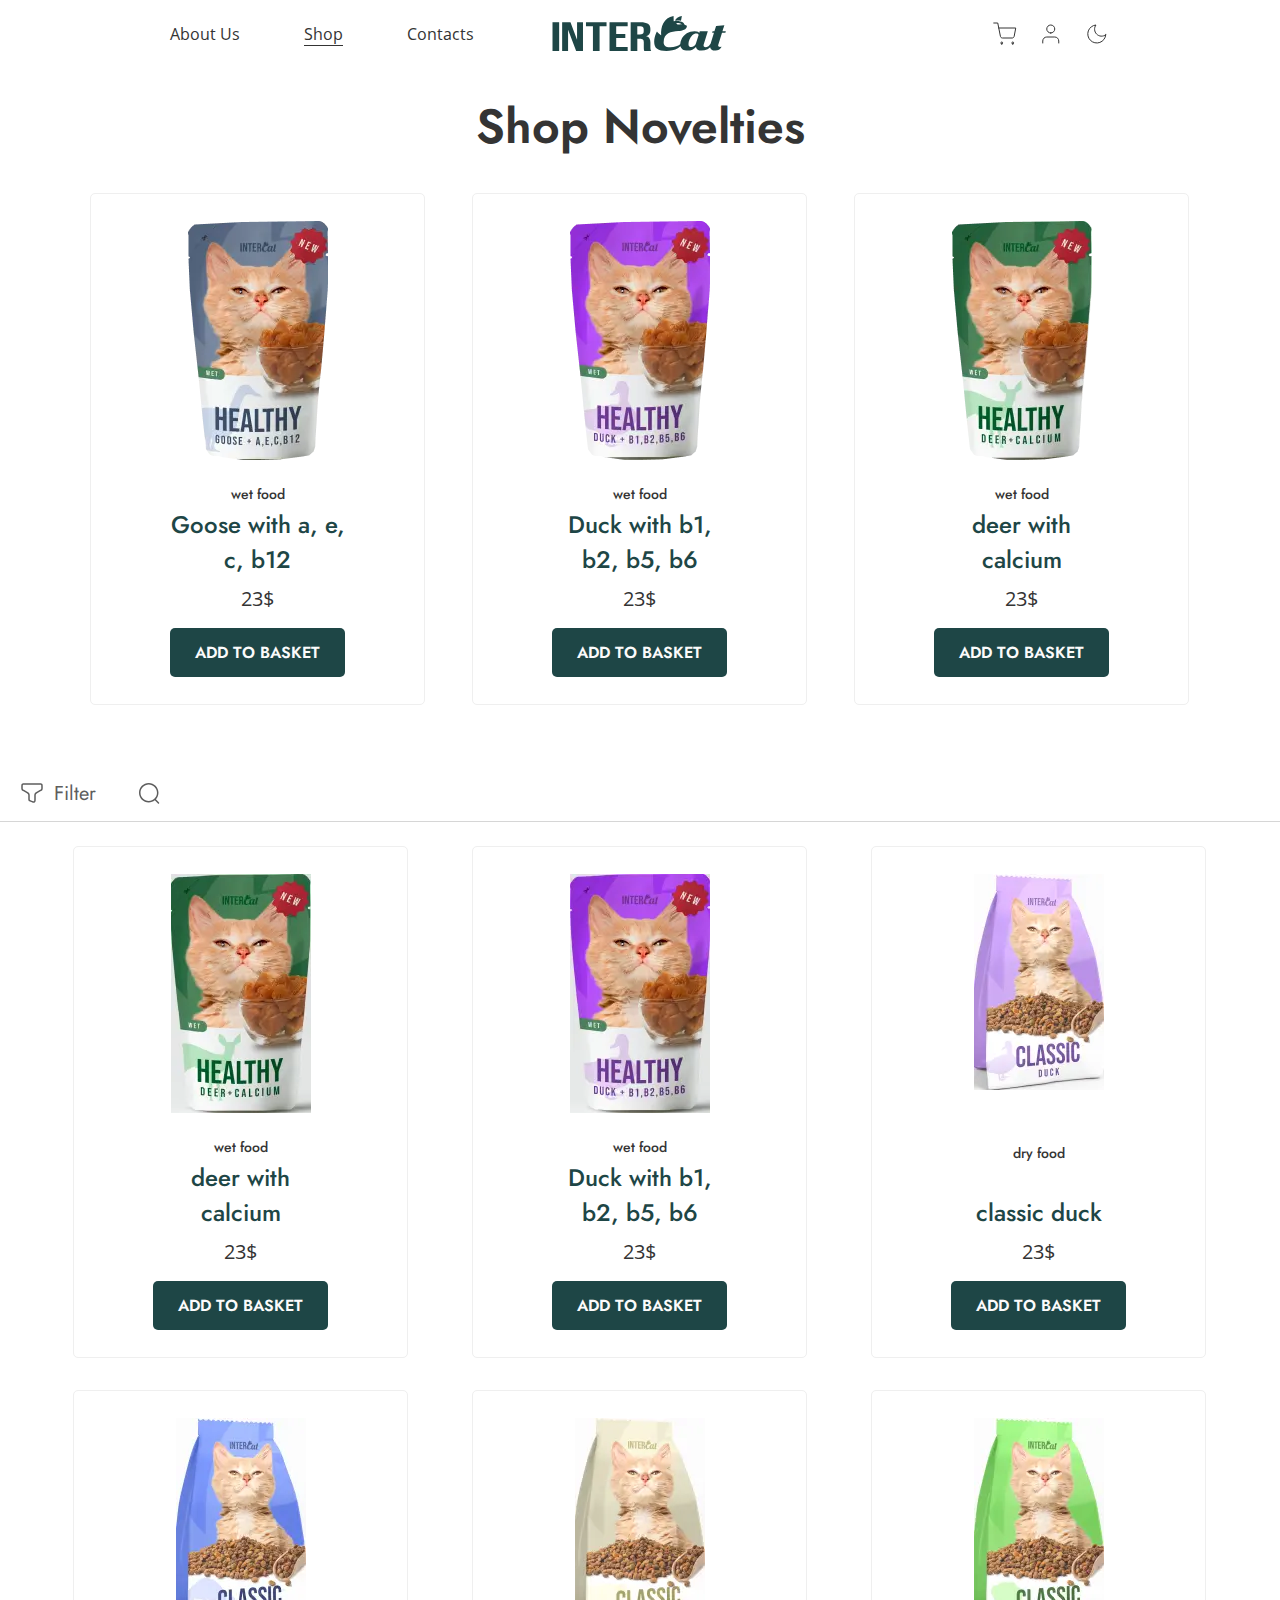
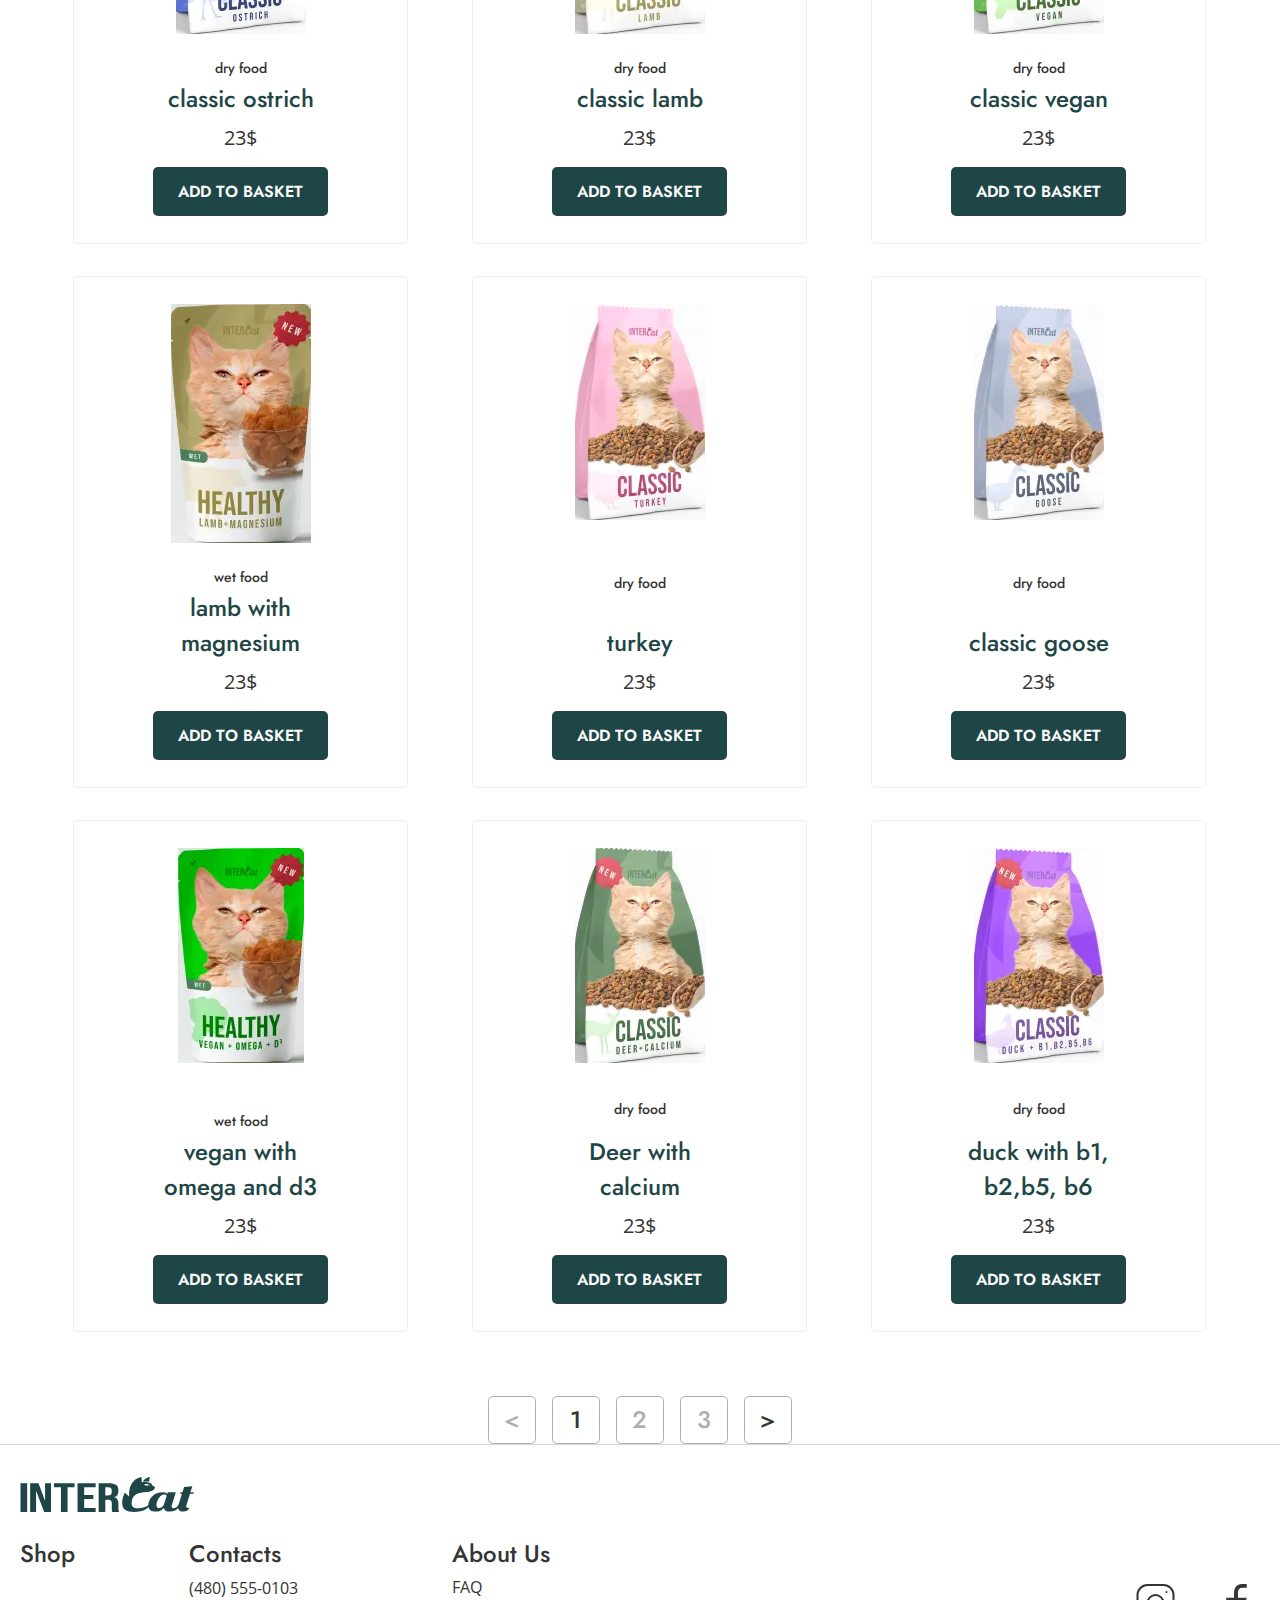
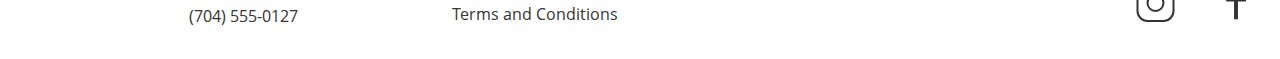
<file: intercat/shop.html>
<!DOCTYPE html>
<html lang="en">

<head>
  <meta charset="UTF-8">
  <meta http-equiv="X-UA-Compatible" content="IE=edge">
  <meta name="viewport" content="width=device-width, initial-scale=1.0">
  <link rel="stylesheet" href="./css/style.css">
  <title>Catalog</title>
</head>

<body>
  <div class="wrapper">
    <header class="header header--margin-shop">
      <div class="header__container">
        <div class="header__inner">
          <nav class="header__nav">
            <ul class="header__list">
              <li class="header__item">
                <a class="header__link" href="./about-us.html" target="_blank" rel="noopener noreferrer">
                  About Us
                </a>
              </li>
              <li class="header__item">
                <a class="header__link header__link--active " href="#">
                  Shop
                </a>
              </li>
              <li class="header__item">
                <a class="header__link" href="#">
                  Contacts
                </a>
                <div class="phones">
                  <ul class="phones__list">
                    <li class="phones__item">
                      <a href="tel:4805550103">
                        (480) 555-0103
                      </a>
                    </li>
                    <li class="phones__item">
                      <a href="tel:7045550127">
                        (704) 555-0127
                      </a>
                    </li>
                  </ul>
                </div>
              </li>
            </ul>
          </nav>
          <button class="burger-menu" type="button">
            <span></span>
          </button>
          <div class="logo">
            <a class="logo__img" href="./index.html">
              <img src="./img/header_icons/logo.svg" alt="website logo">
            </a>
          </div>
          <div class="header__action action">
            <!-- Прибрали з макету 25.07 -->
            <!-- <div class="action__lang lang">
              <span class="lang__span">
                ENG
              </span>
            </div> -->
            <ul class="action__list">
              <li class="action__item">
                <a href="#" class="action__link" rel="noopener noreferrer">
                  <img class="action__images" src="./img/header_icons/cart.svg" alt="icon cart">
                </a>
              </li>
              <!-- Прибрали з макету 25.07 -->
              <!-- <li class="action__item">
                <a href="#" class="action__link">
                <img class="action__images" src="./img/header_icons/favorite.svg" alt="">
              </a>
              </li> -->
              <li class="action__item">
                <a href="#" class="action__link" rel="noopener noreferrer">
                  <img class="action__images" src="./img/header_icons/user.svg" alt="icon user">
                </a>
              </li>
              <li class="action__item">
                <a href="#" class="action__link" rel="noopener noreferrer">
                  <img class="action__images" src="./img/header_icons/moon_sun.svg"
                    alt="icon for changing a light theme to a dark one">
                </a>
              </li>
            </ul>
          </div>
        </div>
      </div>
    </header>
    <main class="page">
      <section class="novelties novelties--margin">
        <div class="novelties__container">
          <div class="section-title section-title--margin">
            <h2>
              shop novelties
            </h2>
          </div>
          <div class="product-block product-block--padding-novelties">
            <div class="product-card product-card--column-gap">
              <div class="product-card__item">
                <div class="product-card__image">
                  <img src="./img/novetlies/wet_goose.webp" alt="">
                </div>
                <div class="product-card__text text-product-card">
                  <span>
                    wet food
                  </span>
                  <h4>
                    Goose with a, e, c, b12
                  </h4>
                </div>
                <span>
                  23$
                </span>
                <button class="btn-basket" type="button">
                  <span>
                    add to basket
                  </span>
                </button>
              </div>
              <div class="product-card__item">
                <div class="product-card__image">
                  <img src="./img/novetlies/wet_duck.webp" alt="">
                </div>
                <div class="product-card__text text-product-card">
                  <span>
                    wet food
                  </span>
                  <h4>
                    Duck with b1, b2, b5, b6
                  </h4>
                </div>
                <span>
                  23$
                </span>
                <button class="btn-basket" type="button">
                  <span>
                    add to basket
                  </span>
                </button>
              </div>
              <div class="product-card__item">
                <div class="product-card__image">
                  <img src="./img/novetlies/wet_deer.webp" alt="">
                </div>
                <div class="product-card__text text-product-card">
                  <span>
                    wet food
                  </span>
                  <h4>
                    deer with calcium
                  </h4>
                </div>
                <span>
                  23$
                </span>
                <button class="btn-basket" type="button">
                  <span>
                    add to basket
                  </span>
                </button>
              </div>
            </div>
          </div>
      </section>
      <section class="filter-search">
        <div class="filter-search__container">
          <div class="filter-search__block">
            <span>
              Filter
            </span>
          </div>
          <form class="filter-search__form form-filter-search" action="#">
            <input class="form-filter-search__input" type="search" placeholder="product search">
            <button class="form-filter-search__button" type="button">
              <span class="sr-only">
                search
              </span>
            </button>
          </form>
        </div>
      </section>
      <section class="products-cards products-cards--margin">
        <div class="products-cards__container">
          <div class="product-block">
            <div class="product-card">
              <div class="product-card__item">
                <div class="product-card__image">
                  <img src="./img/shop/wet_deer.webp" alt="wet-deer">
                </div>
                <div class="product-card__text text-product-card">
                  <span>
                    wet food
                  </span>
                  <h4>
                    deer with calcium
                  </h4>
                </div>
                <span>
                  23$
                </span>
                <button class="btn-basket" type="button">
                  <span>
                    add to basket
                  </span>
                </button>
              </div>
              <div class="product-card__item">
                <div class="product-card__image">
                  <img src="./img/shop/wet_duck.webp" alt="wet-duck">
                </div>
                <div class="product-card__text text-product-card">
                  <span>
                    wet food
                  </span>
                  <h4>
                    Duck with b1, b2, b5, b6
                  </h4>
                </div>
                <span>
                  23$
                </span>
                <button class="btn-basket" type="button">
                  <span>
                    add to basket
                  </span>
                </button>
              </div>
              <div class="product-card__item">
                <div class="product-card__image product-card__image--size">
                  <img src="./img/shop/duck.webp" alt="duck">
                </div>
                <div class="product-card__text text-product-card">
                  <span>
                    dry food
                  </span>
                  <h4>
                    classic duck
                  </h4>
                </div>
                <span>
                  23$
                </span>
                <button class="btn-basket" type="button">
                  <span>
                    add to basket
                  </span>
                </button>
              </div>
              <div class="product-card__item">
                <div class="product-card__image product-card__image--size">
                  <img src="./img/shop/ostrich.webp" alt="ostrich">
                </div>
                <div class="product-card__text text-product-card">
                  <span>
                    dry food
                  </span>
                  <h4>
                    classic ostrich
                  </h4>
                </div>
                <span>
                  23$
                </span>
                <button class="btn-basket" type="button">
                  <span>
                    add to basket
                  </span>
                </button>
              </div>
              <div class="product-card__item">
                <div class="product-card__image product-card__image--size">
                  <img src="./img/shop/lamb.webp" alt="lamb">
                </div>
                <div class="product-card__text text-product-card">
                  <span>
                    dry food
                  </span>
                  <h4>
                    classic lamb
                  </h4>
                </div>
                <span>
                  23$
                </span>
                <button class="btn-basket" type="button">
                  <span>
                    add to basket
                  </span>
                </button>
              </div>
              <div class="product-card__item">
                <div class="product-card__image product-card__image--size">
                  <img src="./img/shop/vegan.webp" alt="vegan">
                </div>
                <div class="product-card__text text-product-card">
                  <span>
                    dry food
                  </span>
                  <h4>
                    classic vegan
                  </h4>
                </div>
                <span>
                  23$
                </span>
                <button class="btn-basket" type="button">
                  <span>
                    add to basket
                  </span>
                </button>
              </div>
              <div class="product-card__item">
                <div class="product-card__image">
                  <img src="./img/shop/wet_lamb.webp" alt="wet-lamb">
                </div>
                <div class="product-card__text text-product-card">
                  <span>
                    wet food
                  </span>
                  <h4>
                    lamb with magnesium
                  </h4>
                </div>
                <span>
                  23$
                </span>
                <button class="btn-basket" type="button">
                  <span>
                    add to basket
                  </span>
                </button>
              </div>
              <div class="product-card__item">
                <div class="product-card__image product-card__image--size">
                  <img src="./img/shop/turkey.webp" alt="turkey">
                </div>
                <div class="product-card__text text-product-card">
                  <span>
                    dry food
                  </span>
                  <h4>
                    turkey
                  </h4>
                </div>
                <span>
                  23$
                </span>
                <button class="btn-basket" type="button">
                  <span>
                    add to basket
                  </span>
                </button>
              </div>
              <div class="product-card__item">
                <div class="product-card__image product-card__image--size">
                  <img src="./img/shop/goose.webp" alt="goose">
                </div>
                <div class="product-card__text text-product-card">
                  <span>
                    dry food
                  </span>
                  <h4>
                    classic goose
                  </h4>
                </div>
                <span>
                  23$
                </span>
                <button class="btn-basket" type="button">
                  <span>
                    add to basket
                  </span>
                </button>
              </div>
              <div class="product-card__item">
                <div class="product-card__image">
                  <img src="./img/shop/wet_vegan.webp" alt="wet-vegan">
                </div>
                <div class="product-card__text text-product-card">
                  <span>
                    wet food
                  </span>
                  <h4>
                    vegan with omega and d3
                  </h4>
                </div>
                <span>
                  23$
                </span>
                <button class="btn-basket" type="button">
                  <span>
                    add to basket
                  </span>
                </button>
              </div>
              <div class="product-card__item">
                <div class="product-card__image product-card__image--size">
                  <img src="./img/shop/healthy_deer.webp" alt="healthy-deer">
                </div>
                <div class="product-card__text text-product-card">
                  <span>
                    dry food
                  </span>
                  <h4>
                    Deer with calcium
                  </h4>
                </div>
                <span>
                  23$
                </span>
                <button class="btn-basket" type="button">
                  <span>
                    add to basket
                  </span>
                </button>
              </div>
              <div class="product-card__item">
                <div class="product-card__image product-card__image--size">
                  <img src="./img/shop/healthy_duck.webp" alt="healthy-duck">
                </div>
                <div class="product-card__text text-product-card">
                  <span>
                    dry food
                  </span>
                  <h4>
                    duck with b1, b2,b5, b6
                  </h4>
                </div>
                <span>
                  23$
                </span>
                <button class="btn-basket" type="button">
                  <span>
                    add to basket
                  </span>
                </button>
              </div>
            </div>
          </div>
        </div>
      </section>
      <section class="pagination">
        <div class="pagination__container">
          <a href="#" class="pagination__link">
            <
          </a>
          <a href="shop.html" class="pagination__link pagination__link--active">
            1
          </a>
          <a href="shop-2.html" class="pagination__link">
            2
          </a>
          <a href="shop-3.html" class="pagination__link">
            3
          </a>
          <a href="shop-2.html" class="pagination__link pagination__link--active">
            >
          </a>
        </div>
      </section>
    </main>
    <footer class="footer">
      <div class="footer__container">
        <div class="logo logo--margin ">
          <a class="logo__img" href="./index.html">
            <img src="./img/header_icons/logo.svg" alt="website logo">
          </a>
        </div>
        <div class="footer__wrapper">
          <div class="footer__menu menu-footer">
            <div class="menu-footer__shop">
              <h4>
                Shop
              </h4>
            </div>
            <div class="menu-footer__contacts">
              <h4>
                Contacts
              </h4>
              <a href="tel:4805550103">
                (480) 555-0103
              </a>
              <a href="tel:7045550127">
                (704) 555-0127
              </a>
            </div>
            <div class="menu-footer__about-us">
              <h4>
                <a href="./about-us.html" target="_blank" rel="noopener noreferrer">
                  <span>
                    About Us
                  </span>
                </a>
              </h4>
              <span>
                FAQ
              </span>
              <span>
                Terms and Conditions
              </span>
            </div>
          </div>
          <div class="footer-action">
            <a class="footer-action__instagram" href="#" target="_blank">
              <img src="./img/footer/instagram.svg" alt="instagram icon">
            </a>
            <a class="footer-action__facebook" href="#" target="_blank">
              <img src="./img/footer/facebook.svg" alt="facebook icon">
            </a>
          </div>
        </div>
      </div>
    </footer>
  </div>
  <script src="./js/script.js"></script>
</body>

</html>
</file>
<file: intercat/css/style.css>
@charset "UTF-8";
@font-face {
  font-family: "Jost";
  src: url("../fonts/Jost-Regular.woff2") format("woff2");
  font-weight: 400;
  font-style: normal;
  font-display: swap;
}
@font-face {
  font-family: "Jost";
  src: url("../fonts/Jost-Medium.woff2") format("woff2");
  font-weight: 500;
  font-style: normal;
  font-display: swap;
}
@font-face {
  font-family: "Jost";
  src: url("../fonts/Jost-SemiBold.woff2") format("woff2");
  font-weight: 600;
  font-style: normal;
  font-display: swap;
}
@font-face {
  font-family: "Jost";
  src: url("../fonts/Jost-Bold.woff2") format("woff2");
  font-weight: 700;
  font-style: normal;
  font-display: swap;
}
@font-face {
  font-family: "Open Sans";
  src: url("../fonts/OpenSans-Light.woff2") format("woff2");
  font-weight: 300;
  font-style: normal;
  font-display: swap;
}
@font-face {
  font-family: "Open Sans";
  src: url("../fonts/OpenSans-Regular.woff2") format("woff2");
  font-weight: 400;
  font-style: normal;
  font-display: swap;
}
@font-face {
  font-family: "Open Sans";
  src: url("../fonts/OpenSans-Bold.woff2") format("woff2");
  font-weight: 700;
  font-style: normal;
  font-display: swap;
}
*,
*::before,
*::after {
  padding: 0;
  margin: 0;
  border: none;
  -webkit-box-sizing: border-box;
          box-sizing: border-box;
}

*::before,
*::after {
  display: inline-block;
}

a {
  text-decoration: none;
  color: inherit;
  display: inline-block;
}

li {
  list-style: none;
}

img {
  vertical-align: top;
}

h1,
h2,
h3,
h4,
h5,
h6 {
  font-weight: inherit;
  font-size: inherit;
}

html,
body {
  line-height: 1;
  height: 100%;
}

/* FORM */
input,
button,
textarea {
  font-family: inherit;
  font-size: inherit;
  line-height: inherit;
  color: inherit;
  background-color: transparent;
}

input,
textarea {
  width: 100%;
}

button,
select,
option {
  cursor: pointer;
}

input[type=text],
input[type=email],
input[type=tel],
textarea {
  -webkit-appearance: none;
     -moz-appearance: none;
          appearance: none;
}

body {
  font-family: "Open Sans", sans-serif;
  font-weight: 400;
  font-style: normal;
  color: #343434;
  background-color: #fff;
}

.wrapper {
  display: -webkit-box;
  display: -ms-flexbox;
  display: flex;
  -webkit-box-orient: vertical;
  -webkit-box-direction: normal;
      -ms-flex-direction: column;
          flex-direction: column;
  min-height: 100%;
  overflow: clip;
}

.wrapper .page {
  -webkit-box-flex: 1;
      -ms-flex-positive: 1;
          flex-grow: 1;
}

[class*=__container] {
  max-width: 1270px;
  margin: 0 auto;
  padding: 0 15px;
}

[class*="--margin"] {
  margin-bottom: 64px;
}

[class*="--margin-about-us"] {
  margin-bottom: 67px;
}

.sr-only {
  position: absolute;
  width: 1px;
  height: 1px;
  margin: -1px;
  border: 0;
  padding: 0;
  white-space: nowrap;
  -webkit-clip-path: inset(100%);
          clip-path: inset(100%);
  clip: rect(0 0 0 0);
  overflow: hidden;
}

/* Секція Header*/
/* Секція Header*/
/* Секція Header*/
.header {
  padding: 16px 0 9px;
}
.header__inner {
  position: relative;
  display: -webkit-box;
  display: -ms-flexbox;
  display: flex;
  -webkit-box-pack: center;
      -ms-flex-pack: center;
          justify-content: center;
  -webkit-box-align: center;
      -ms-flex-align: center;
          align-items: center;
  -webkit-column-gap: 78px;
     -moz-column-gap: 78px;
          column-gap: 78px;
  padding: 0 75px 0 74px;
}
@media (max-width: 865px) {
  .header__inner {
    padding: 0;
  }
}
@media (max-width: 530px) {
  .header__inner {
    -webkit-column-gap: 30px;
       -moz-column-gap: 30px;
            column-gap: 30px;
  }
}
@media (max-width: 440px) {
  .header__inner {
    display: grid;
    grid-template-columns: repeat(2, 1fr);
    grid-template-rows: auto;
    row-gap: 15px;
  }
}
.header__nav {
  -ms-flex-preferred-size: 380px;
      flex-basis: 380px;
}
@media (max-width: 768px) {
  .header__nav {
    display: none;
  }
}
.header__list {
  display: -webkit-box;
  display: -ms-flexbox;
  display: flex;
  -webkit-box-pack: end;
      -ms-flex-pack: end;
          justify-content: flex-end;
  -ms-flex-wrap: wrap;
      flex-wrap: wrap;
  -webkit-box-flex: 0;
      -ms-flex-positive: 0;
          flex-grow: 0;
  -webkit-column-gap: 64px;
     -moz-column-gap: 64px;
          column-gap: 64px;
  row-gap: 15px;
}
@media (max-width: 991.98px) {
  .header__list {
    -webkit-column-gap: 30px;
       -moz-column-gap: 30px;
            column-gap: 30px;
  }
}
.header__item {
  position: relative;
}
@media (any-hover: hover) {
  .header__item:nth-child(3):hover .phones {
    display: block;
    pointer-events: all;
  }
}
.header__link {
  font-size: 16px;
  color: #343434;
}
.header__link:focus-visible {
  outline-offset: 2px;
  outline: 1px solid #343434;
  border-radius: 5px;
}
.header__link:active {
  color: #5D5D5D;
}
.header__link--active::after {
  position: absolute;
  content: "";
  width: 100%;
  height: 1px;
  left: 0;
  bottom: -4px;
  background-color: #343434;
}
.header:target .phones {
  display: block;
}
.header--margin-shop {
  margin-bottom: 32px;
}

/* Бургер меню*/
/* Бургер меню*/
/* Бургер меню*/
.burger-menu {
  position: relative;
  display: none;
  width: 44px;
  height: 25px;
  -ms-flex-negative: 0;
      flex-shrink: 0;
}
.burger-menu span, .burger-menu::before, .burger-menu::after {
  position: absolute;
  content: "";
  width: 80%;
  height: 2px;
  left: 0;
  border-radius: 2px;
  background-color: #343434;
  -webkit-transition: all 0.3s;
  transition: all 0.3s;
}
.burger-menu span {
  top: 50%;
  -webkit-transform: translate(0, -50%);
      -ms-transform: translate(0, -50%);
          transform: translate(0, -50%);
}
.burger-menu::before {
  bottom: 0;
}
.burger-menu::after {
  top: 0;
}
@media (max-width: 768px) {
  .burger-menu {
    display: block;
  }
}

.menu-open .header__nav {
  display: block;
}

/* Menu-burger при кліці на ньому*/
.menu-open .burger-menu span {
  -webkit-transform: scale(0);
      -ms-transform: scale(0);
          transform: scale(0);
}

.menu-open .burger-menu::before {
  top: 50%;
  -webkit-transform: rotate(-45deg);
      -ms-transform: rotate(-45deg);
          transform: rotate(-45deg);
  margin-top: -1px;
}

.menu-open .burger-menu::after {
  top: 50%;
  margin-top: -1px;
  -webkit-transform: rotate(45deg);
      -ms-transform: rotate(45deg);
          transform: rotate(45deg);
}

/* Menu header__list при кліці на бургері*/
.menu-open .header__nav {
  position: absolute;
  left: 0;
  top: 0;
  padding-top: 50px;
}

.menu-open .header__list {
  -webkit-box-orient: vertical;
  -webkit-box-direction: normal;
      -ms-flex-direction: column;
          flex-direction: column;
  -webkit-box-align: start;
      -ms-flex-align: start;
          align-items: flex-start;
}

.phones {
  position: absolute;
  display: none;
  /* display: flex; */
  /* flex-direction: column; */
  /* row-gap: 5px; */
  width: 159px;
  left: 50%;
  top: 100%;
  padding-top: 5px;
  pointer-events: none;
  -webkit-transform: translateX(-50%);
      -ms-transform: translateX(-50%);
          transform: translateX(-50%);
  -webkit-transition: all 0.3s;
  transition: all 0.3s;
}
.phones__list {
  border-radius: 5px;
  background-color: #FFF;
  -webkit-box-shadow: 0px 4px 14px 0px rgba(0, 0, 0, 0.0509803922);
          box-shadow: 0px 4px 14px 0px rgba(0, 0, 0, 0.0509803922);
  padding: 10px 24px;
}
.phones__item a {
  font-weight: 400;
  color: #343434;
}
.phones__item:not(:last-child) {
  margin-bottom: 5px;
}
@media (any-hover: hover) {
  .phones__item:hover a {
    text-decoration: underline;
  }
}

.logo {
  -webkit-box-flex: 1;
      -ms-flex-positive: 1;
          flex-grow: 1;
}
.logo--margin {
  margin-bottom: 24px;
}
@media (max-width: 768px) {
  .logo {
    -webkit-box-flex: 0;
        -ms-flex-positive: 0;
            flex-grow: 0;
  }
}
@media (max-width: 440px) {
  .logo {
    justify-self: end;
  }
}

.action {
  -ms-flex-preferred-size: 193px;
      flex-basis: 193px;
  -webkit-box-flex: 0;
      -ms-flex-positive: 0;
          flex-grow: 0;
}
.action__list {
  display: -webkit-box;
  display: -ms-flexbox;
  display: flex;
  -ms-flex-wrap: wrap;
      flex-wrap: wrap;
  -webkit-column-gap: 21px;
     -moz-column-gap: 21px;
          column-gap: 21px;
  row-gap: 15px;
}
@media (max-width: 768px) {
  .action {
    -ms-flex-preferred-size: auto;
        flex-basis: auto;
  }
}
@media (max-width: 440px) {
  .action {
    grid-column: span 2;
    justify-self: end;
  }
}
.action__link {
  position: relative;
  display: -webkit-box;
  display: -ms-flexbox;
  display: flex;
  -webkit-box-pack: center;
      -ms-flex-pack: center;
          justify-content: center;
  -webkit-box-align: center;
      -ms-flex-align: center;
          align-items: center;
}
.action__link::before {
  position: absolute;
  content: "";
  border-radius: 50%;
  width: 35px;
  height: 35px;
  background-color: transparent;
  -webkit-transition: background-color 0.3s;
  transition: background-color 0.3s;
  z-index: -1;
}
.action__link:focus-visible {
  outline-offset: 5px;
  outline: 1px solid #343434;
  border-radius: 50%;
}
@media (any-hover: hover) {
  .action__link:hover::before {
    background-color: #d2dada;
  }
}

/* Секція Hero*/
.hero-section {
  padding-top: 98px;
  padding-bottom: 166px;
}
.hero-section__container {
  position: relative;
  display: -webkit-box;
  display: -ms-flexbox;
  display: flex;
  -webkit-box-align: start;
      -ms-flex-align: start;
          align-items: flex-start;
}
.hero-section__text {
  display: -webkit-box;
  display: -ms-flexbox;
  display: flex;
  -webkit-box-orient: vertical;
  -webkit-box-direction: normal;
      -ms-flex-direction: column;
          flex-direction: column;
  -webkit-box-align: start;
      -ms-flex-align: start;
          align-items: flex-start;
  /* flex-basis: 767px; */
  -webkit-box-flex: 0;
      -ms-flex-positive: 0;
          flex-grow: 0;
  -ms-flex-negative: 1;
      flex-shrink: 1;
  /* height: calc(100vh - 223px); */
  max-width: 767px;
}
.hero-section__text h1 {
  font-family: Jost;
  font-size: 64px;
  font-weight: 700;
  line-height: normal;
  margin-bottom: 4px;
}
.hero-section__text p {
  font-family: Jost;
  font-size: 20px;
  font-weight: 400;
  line-height: normal;
  margin-bottom: 34px;
}
.hero-section__image {
  position: absolute;
  right: 76px;
  top: 12px;
  z-index: -1;
}
.hero-section__image img {
  width: 100%;
  height: 100%;
  -o-object-fit: cover;
     object-fit: cover;
  aspect-ratio: 440/339;
}

.btn-shop {
  border-radius: 5px;
  background-color: #1E4646;
  padding: 13px 65px;
  -webkit-transition: background-color 0.5s;
  transition: background-color 0.5s;
}
.btn-shop span {
  font-family: Jost;
  font-size: 16px;
  font-weight: 600;
  line-height: normal;
  text-transform: uppercase;
  color: #FBFBFB;
  -webkit-transition: color 0.3s;
  transition: color 0.3s;
}
.btn-shop span:active {
  color: #343434;
}
.btn-shop span:disabled {
  border: 1px solid #AEAEAE;
  background-color: #EDF1F1;
}
.btn-shop:focus-visible {
  outline-offset: 2px;
  outline: 1px solid #343434;
  border-radius: 5px;
}
@media (any-hover: hover) {
  .btn-shop:hover {
    background-color: #789090;
  }
}
.btn-shop:active {
  background-color: #FBFBFB;
  -webkit-box-shadow: 0 4px 10px 0 rgba(0, 0, 0, 0.1);
          box-shadow: 0 4px 10px 0 rgba(0, 0, 0, 0.1);
}

/* Секція Choose*/
.choose {
  padding-bottom: 17px;
}
.choose__list {
  display: -webkit-box;
  display: -ms-flexbox;
  display: flex;
  -ms-flex-wrap: wrap;
      flex-wrap: wrap;
  -webkit-column-gap: 24px;
     -moz-column-gap: 24px;
          column-gap: 24px;
  row-gap: 15px;
}
.choose__item {
  position: relative;
  display: -webkit-box;
  display: -ms-flexbox;
  display: flex;
  -webkit-box-orient: vertical;
  -webkit-box-direction: normal;
      -ms-flex-direction: column;
          flex-direction: column;
  -webkit-box-flex: 0;
      -ms-flex-positive: 0;
          flex-grow: 0;
  -ms-flex-negative: 1;
      flex-shrink: 1;
  padding-top: 140px;
}
.choose__item:nth-child(1) {
  -ms-flex-preferred-size: 417px;
      flex-basis: 417px;
}
.choose__item:nth-child(2) {
  -ms-flex-preferred-size: 387px;
      flex-basis: 387px;
}
.choose__item:nth-child(3) {
  -ms-flex-preferred-size: 380px;
      flex-basis: 380px;
}
.choose__image {
  position: absolute;
  left: 50%;
  top: 0;
  max-width: 98px;
  -webkit-transform: translateX(-50%);
      -ms-transform: translateX(-50%);
          transform: translateX(-50%);
}
.choose__image img {
  width: 100%;
}
.choose__text {
  text-align: center;
}
.choose__text h3 {
  font-family: Jost;
  font-size: 24px;
  font-weight: 500;
  line-height: normal;
  color: #343434;
  margin-bottom: 10px;
}
.choose__text p {
  font-family: "Open Sans";
  font-size: 16px;
  font-weight: 400;
  line-height: 1.375;
  /* 22/16 */
  color: #343434;
}

.section-title {
  margin-bottom: 16px;
}
.section-title h2 {
  font-family: Jost;
  font-size: 48px;
  font-weight: 600;
  line-height: normal;
  color: #343434;
  text-align: center;
  text-transform: capitalize;
}
.section-title--left h2 {
  text-align: left;
}
.section-title--our-products-margin {
  margin-bottom: 20px;
}
.section-title--margin {
  margin-bottom: 32px;
}
.section-title--text-transform h2 {
  text-transform: none;
}
.section-title--align-right {
  margin-bottom: 0;
}
.section-title--align-right h2 {
  text-align: right;
  margin-bottom: 0;
}

/* Секція Novelties */
/* Секція Novelties */
/* Секція Novelties */
.product-block {
  padding: 0 53px;
}
.product-block--padding-novelties {
  padding: 0 70px;
}

.product-card {
  display: -webkit-box;
  display: -ms-flexbox;
  display: flex;
  -ms-flex-wrap: wrap;
      flex-wrap: wrap;
  -webkit-column-gap: 64px;
     -moz-column-gap: 64px;
          column-gap: 64px;
  row-gap: 32px;
}
.product-card--column-gap {
  -webkit-column-gap: 47px;
     -moz-column-gap: 47px;
          column-gap: 47px;
}
.product-card__item {
  display: -webkit-box;
  display: -ms-flexbox;
  display: flex;
  -webkit-box-orient: vertical;
  -webkit-box-direction: normal;
      -ms-flex-direction: column;
          flex-direction: column;
  -webkit-box-align: center;
      -ms-flex-align: center;
          align-items: center;
  -ms-flex-preferred-size: 335px;
      flex-basis: 335px;
  -webkit-box-flex: 0;
      -ms-flex-positive: 0;
          flex-grow: 0;
  -ms-flex-negative: 1;
      flex-shrink: 1;
  border-radius: 5px;
  border: 1px solid #efefef;
  padding: 27px 36px;
}
.product-card__image {
  -ms-flex-preferred-size: 239px;
      flex-basis: 239px;
  /* flex-grow: 1; */
  -ms-flex-negative: 0;
      flex-shrink: 0;
  max-width: 140px;
  margin-bottom: 24px;
}
.product-card__image--size {
  -ms-flex-preferred-size: 215px;
      flex-basis: 215px;
  -webkit-box-flex: 1;
      -ms-flex-positive: 1;
          flex-grow: 1;
  -ms-flex-negative: 0;
      flex-shrink: 0;
  max-width: 130px;
}
.product-card__image img {
  /* width: 100%; */
}
.product-card__text {
  display: -webkit-box;
  display: -ms-flexbox;
  display: flex;
  -webkit-box-orient: vertical;
  -webkit-box-direction: normal;
      -ms-flex-direction: column;
          flex-direction: column;
  -webkit-box-pack: end;
      -ms-flex-pack: end;
          justify-content: flex-end;
  /* flex-basis: 129px; */
  -webkit-box-flex: 1;
      -ms-flex-positive: 1;
          flex-grow: 1;
  text-align: center;
  max-width: 183px;
  margin-bottom: 8px;
}

.text-product-card {
  font-family: Jost;
  font-weight: 500;
}
.text-product-card span {
  display: inline-block;
  font-family: Jost;
  font-size: 14px;
  font-weight: 500;
  line-height: normal;
  -webkit-box-flex: 1;
      -ms-flex-positive: 1;
          flex-grow: 1;
  margin-bottom: 3px;
  /*Не працює з рядковим елементом, додам йому inline-block? але із-за того, що батьківський елемент flex все працює*/
}
.text-product-card h4 {
  /* flex-basis: 70px; */
  font-size: 24px;
  line-height: normal;
  color: #1e4646;
}
.text-product-card ~ span {
  font-family: "Open Sans";
  font-size: 20px;
  font-weight: 400;
  line-height: normal;
  margin-bottom: 16px;
}

.btn-basket {
  border-radius: 5px;
  /* box-shadow: 0 0 0 1px #1e4646; */
  background-color: #1e4646;
  padding: 13px 25px;
  -webkit-transition: background-color 0.5s, -webkit-box-shadow 0.3s;
  transition: background-color 0.5s, -webkit-box-shadow 0.3s;
  transition: background-color 0.5s, box-shadow 0.3s;
  transition: background-color 0.5s, box-shadow 0.3s, -webkit-box-shadow 0.3s;
}
.btn-basket span {
  font-family: Jost;
  font-size: 16px;
  font-weight: 600;
  line-height: normal;
  color: #fbfbfb;
  text-transform: uppercase;
}
.btn-basket:focus-visible {
  outline-offset: 2px;
  outline: 1px solid #343434;
  border-radius: 5px;
}
@media (any-hover: hover) {
  .btn-basket:hover {
    background-color: #789090;
    /* box-shadow: none; */
  }
}
.btn-basket:active {
  background-color: #fbfbfb;
  -webkit-box-shadow: 0 4px 10px 0 rgba(0, 0, 0, 0.1);
          box-shadow: 0 4px 10px 0 rgba(0, 0, 0, 0.1);
}
.btn-basket:active span {
  color: #343434;
  -webkit-box-shadow: 0px 4px 10px 0px rgba(0, 0, 0, 0.1019607843);
          box-shadow: 0px 4px 10px 0px rgba(0, 0, 0, 0.1019607843);
}
.btn-basket:disabled {
  border: 1px solid #aeaeae;
  background-color: #edf1f1;
}
.btn-basket:disabled span {
  color: #aeaeae;
}

/* Секція mission */
.mission > * {
  margin-bottom: 16px;
}
.mission__container {
  display: -webkit-box;
  display: -ms-flexbox;
  display: flex;
  -webkit-box-pack: justify;
      -ms-flex-pack: justify;
          justify-content: space-between;
  -webkit-box-align: center;
      -ms-flex-align: center;
          align-items: center;
  -webkit-column-gap: 50px;
     -moz-column-gap: 50px;
          column-gap: 50px;
}
.mission__block-text {
  -ms-flex-preferred-size: 481px;
      flex-basis: 481px;
  -webkit-box-flex: 0;
      -ms-flex-positive: 0;
          flex-grow: 0;
  -ms-flex-negative: 1;
      flex-shrink: 1;
}
.mission__text {
  margin-bottom: 31px;
}
.mission__text p {
  font-size: 20px;
  line-height: normal;
}
.mission__image {
  max-width: 500px;
}
.mission__image img {
  width: 100%;
}
.mission > *:last-child {
  margin-bottom: 0;
}

/* Секція footer */
/* Секція footer */
/* Секція footer */
.footer {
  border-top: 1px solid #d6d6d6;
  padding: 32px 0;
}
.footer__wrapper {
  display: -webkit-box;
  display: -ms-flexbox;
  display: flex;
  -webkit-box-pack: justify;
      -ms-flex-pack: justify;
          justify-content: space-between;
  -ms-flex-wrap: wrap;
      flex-wrap: wrap;
  -webkit-column-gap: 20px;
     -moz-column-gap: 20px;
          column-gap: 20px;
}
.footer__menu {
  display: -webkit-box;
  display: -ms-flexbox;
  display: flex;
  /* justify-content: space-between; */
  -ms-flex-preferred-size: 598px;
      flex-basis: 598px;
  -webkit-box-flex: 0;
      -ms-flex-positive: 0;
          flex-grow: 0;
  -ms-flex-negative: 1;
      flex-shrink: 1;
  -webkit-column-gap: 114px;
     -moz-column-gap: 114px;
          column-gap: 114px;
}

.menu-footer__shop h4, .menu-footer__contacts h4, .menu-footer__about-us h4 {
  font-family: Jost;
  font-size: 24px;
  font-weight: 500;
  line-height: normal;
  color: #343434;
}
.menu-footer__contacts {
  display: -webkit-box;
  display: -ms-flexbox;
  display: flex;
  -webkit-box-orient: vertical;
  -webkit-box-direction: normal;
      -ms-flex-direction: column;
          flex-direction: column;
  -webkit-box-flex: 1;
      -ms-flex-positive: 1;
          flex-grow: 1;
  row-gap: 6px;
}
.menu-footer__contacts a {
  line-height: normal;
}
.menu-footer__about-us {
  display: -webkit-box;
  display: -ms-flexbox;
  display: flex;
  -webkit-box-orient: vertical;
  -webkit-box-direction: normal;
      -ms-flex-direction: column;
          flex-direction: column;
  row-gap: 5px;
}
.menu-footer__about-us span {
  line-height: normal;
}

.footer-action {
  display: -webkit-box;
  display: -ms-flexbox;
  display: flex;
  -ms-flex-item-align: end;
      align-self: flex-end;
  -webkit-column-gap: 37px;
     -moz-column-gap: 37px;
          column-gap: 37px;
}
.footer-action__instagram {
  -ms-flex-item-align: center;
      align-self: center;
  max-width: 42px;
}
.footer-action__instagram img {
  width: 100%;
}
.footer-action__facebook {
  max-width: 48px;
}
.footer-action__facebook img {
  width: 100%;
}

/* Сторінка About Us */
/* Сторінка About Us */
/* Сторінка About Us */
/* Секція Hero-section */
.hero-screen__container {
  display: -webkit-box;
  display: -ms-flexbox;
  display: flex;
  -webkit-box-pack: justify;
      -ms-flex-pack: justify;
          justify-content: space-between;
  -webkit-box-align: center;
      -ms-flex-align: center;
          align-items: center;
  /* flex-wrap: wrap; */
  -webkit-column-gap: 20px;
     -moz-column-gap: 20px;
          column-gap: 20px;
  row-gap: 15px;
}
.hero-screen__image {
  -webkit-box-flex: 0;
      -ms-flex: 0 1 500px;
          flex: 0 1 500px;
}

.text-block {
  display: -webkit-box;
  display: -ms-flexbox;
  display: flex;
  -webkit-box-orient: vertical;
  -webkit-box-direction: normal;
      -ms-flex-direction: column;
          flex-direction: column;
  -webkit-box-align: end;
      -ms-flex-align: end;
          align-items: flex-end;
  -webkit-box-flex: 0;
      -ms-flex: 0 1 650px;
          flex: 0 1 650px;
  padding-top: 4px;
}
.text-block > * {
  margin-bottom: 16px;
}
.text-block__paragraf {
  margin-bottom: 39px;
}
.text-block__paragraf p {
  font-family: Jost;
  font-size: 20px;
  font-weight: 300;
  line-height: normal;
  text-align: right;
}
.text-block > *:last-child {
  margin-bottom: 0;
}

/* Секція статей Quality Ingredients, Recipe Formulation, The Difference in Every Bowl */
.about-product__list > * {
  margin-bottom: 64px;
}

.about-product__list {
  padding: 0 43px;
}

/* Блок Quality Ingredients */
.ingredients,
.recipe,
.difference {
  display: -webkit-box;
  display: -ms-flexbox;
  display: flex;
  -webkit-box-pack: justify;
      -ms-flex-pack: justify;
          justify-content: space-between;
  -webkit-box-align: center;
      -ms-flex-align: center;
          align-items: center;
  /* flex-wrap: wrap; */
  -webkit-column-gap: 20px;
     -moz-column-gap: 20px;
          column-gap: 20px;
  row-gap: 15px;
  max-width: 1154px;
  padding: 0;
}

.recipe {
  -webkit-box-pack: justify;
      -ms-flex-pack: justify;
          justify-content: space-between;
  -ms-flex-preferred-size: 1069px;
      flex-basis: 1069px;
  -webkit-box-flex: 0;
      -ms-flex-positive: 0;
          flex-grow: 0;
  -ms-flex-negative: 1;
      flex-shrink: 1;
}

.text-block-ingredients > *,
.text-block-recipe > *,
.text-block-difference > * {
  margin-bottom: 8px;
}

.text-block-ingredients,
.text-block-recipe,
.text-block-difference {
  -webkit-box-flex: 0;
      -ms-flex-positive: 0;
          flex-grow: 0;
  -ms-flex-negative: 1;
      flex-shrink: 1;
  -ms-flex-preferred-size: 552px;
      flex-basis: 552px;
  padding-top: 12px;
}

.text-block-recipe {
  text-align: end;
}

.text-block-ingredients__title,
.text-block-recipe__title,
.text-block-difference__title {
  font-family: Jost;
  font-size: 36px;
  font-weight: 500;
  line-height: normal;
}

.text-block-ingredients__paragraf,
.text-block-recipe__paragraf,
.text-block-difference__paragraf {
  margin-bottom: 45px;
}

.text-block-ingredients__paragraf p,
.text-block-recipe__paragraf p,
.text-block-difference__paragraf p {
  line-height: 1.375;
  /* 22/16 */
}

.text-block-ingredients > *:last-child,
.text-block-recipe > *:last-child,
.text-block-difference > *:last-child {
  margin-bottom: 0;
}

.ingredients__image {
  -webkit-box-flex: 0;
      -ms-flex: 0 1 320px;
          flex: 0 1 320px;
}

/* Блок Recipe Formulation */
.recipe__image,
.difference__image {
  -webkit-box-flex: 0;
      -ms-flex: 0 1 332px;
          flex: 0 1 332px;
}

/* Блок The Difference in Every Bowl */
.about-product__list > *:last-child {
  margin-bottom: 0;
}

/* Секція Novelties */
.novelties--title {
  margin-bottom: 32px;
}

/* Сторінка Shop*/
/* Сторінка Shop */
/* Сторінка Shop */
.novelties--margin {
  margin-bottom: 64px;
}

/* Секція Filter and search */
/* Секція Filter and search */
.filter-search {
  margin-bottom: 4px;
}
.filter-search__container {
  display: -webkit-box;
  display: -ms-flexbox;
  display: flex;
  -webkit-column-gap: 29px;
     -moz-column-gap: 29px;
          column-gap: 29px;
}
.filter-search__block {
  display: -webkit-box;
  display: -ms-flexbox;
  display: flex;
  -webkit-box-align: center;
      -ms-flex-align: center;
          align-items: center;
  -webkit-column-gap: 10px;
     -moz-column-gap: 10px;
          column-gap: 10px;
}
.filter-search__block::before {
  content: "";
  width: 24px;
  height: 24px;
  background-image: url("../img/catalog/filter.svg");
  background-repeat: no-repeat;
  background-position: center;
  background-size: cover;
}
.filter-search__block span {
  font-family: Jost;
  font-size: 20px;
  font-weight: 400;
  line-height: normal;
  color: #5D5D5D;
}

.form-filter-search__input::-webkit-input-placeholder {
  font-family: Jost;
  font-size: 20px;
  font-weight: 400;
  line-height: normal;
  color: #5D5D5D;
  /* text-align: center; */
}

.form-filter-search__input::-moz-placeholder {
  font-family: Jost;
  font-size: 20px;
  font-weight: 400;
  line-height: normal;
  color: #5D5D5D;
  /* text-align: center; */
}

.form-filter-search__input:-ms-input-placeholder {
  font-family: Jost;
  font-size: 20px;
  font-weight: 400;
  line-height: normal;
  color: #5D5D5D;
  /* text-align: center; */
}

.form-filter-search__input::-ms-input-placeholder {
  font-family: Jost;
  font-size: 20px;
  font-weight: 400;
  line-height: normal;
  color: #5D5D5D;
  /* text-align: center; */
}

.filter-search__block span,
.form-filter-search__input::placeholder {
  font-family: Jost;
  font-size: 20px;
  font-weight: 400;
  line-height: normal;
  color: #5D5D5D;
  /* text-align: center; */
}

.form-filter-search {
  position: relative;
  display: -webkit-box;
  display: -ms-flexbox;
  display: flex;
  -webkit-box-pack: start;
      -ms-flex-pack: start;
          justify-content: flex-start;
  -webkit-box-align: center;
      -ms-flex-align: center;
          align-items: center;
  width: 48px;
  height: 48px;
  overflow: hidden;
  -webkit-transition: width 0.3s;
  transition: width 0.3s;
}
.form-filter-search__input::-webkit-search-decoration, .form-filter-search__input::-webkit-search-cancel-button {
  display: none;
}
.form-filter-search__input {
  position: absolute;
  display: -webkit-box;
  display: -ms-flexbox;
  display: flex;
  -webkit-box-align: center;
      -ms-flex-align: center;
          align-items: center;
  width: 152px;
  height: 48px;
  left: 0;
  /* top: 0; */
  bottom: 0;
  border: none;
  padding: 0 0 0 15px;
  opacity: 0;
  cursor: pointer;
  /* pointer-events: none; */
  /* z-index: 2; */
}
.form-filter-search__button {
  /* position: absolute; */
  /* content: ''; */
  width: 48px;
  height: 48px;
  right: 0;
  top: 0;
  background-image: url("../img/catalog/search.svg");
  background-repeat: no-repeat;
  background-position: center;
  background-size: cover;
  pointer-events: all;
  margin-left: auto;
  -webkit-transition: ease-in-out;
  transition: ease-in-out;
}
.form-filter-search:focus-within {
  width: 200px;
  border: 1px solid #343434;
  border-radius: 50px;
}
.form-filter-search:focus-within .form-filter-search__input {
  opacity: 1;
  /* pointer-events: all; */
  outline: none;
  cursor: initial;
  /* top: 0; */
}

/* .form-filter-search__input {
	height: 48px;
	padding: 15px;
} */
/* Секція products-cards */
/* Секція products-cards*/
/* Секція products-cards */
.products-cards {
  border-top: 1px solid #D6D6D6;
}
.products-cards__container {
  padding-top: 24px;
}

/* Пагінація тимчасова*/
.pagination__container {
  display: -webkit-box;
  display: -ms-flexbox;
  display: flex;
  -webkit-box-pack: center;
      -ms-flex-pack: center;
          justify-content: center;
  -webkit-column-gap: 16px;
     -moz-column-gap: 16px;
          column-gap: 16px;
}
.pagination__link {
  display: -webkit-box;
  display: -ms-flexbox;
  display: flex;
  -webkit-box-pack: center;
      -ms-flex-pack: center;
          justify-content: center;
  -webkit-box-align: center;
      -ms-flex-align: center;
          align-items: center;
  font-family: Jost;
  font-size: 24px;
  font-weight: 500;
  line-height: normal;
  color: #AEAEAE;
  width: 48px;
  height: 48px;
  border: 1px solid #AEAEAE;
  border-radius: 5px;
  padding: 6px 17px 7px 16px;
}
.pagination__link--active {
  color: #343434;
}

/* Сторінка shop-2*/
</file>
